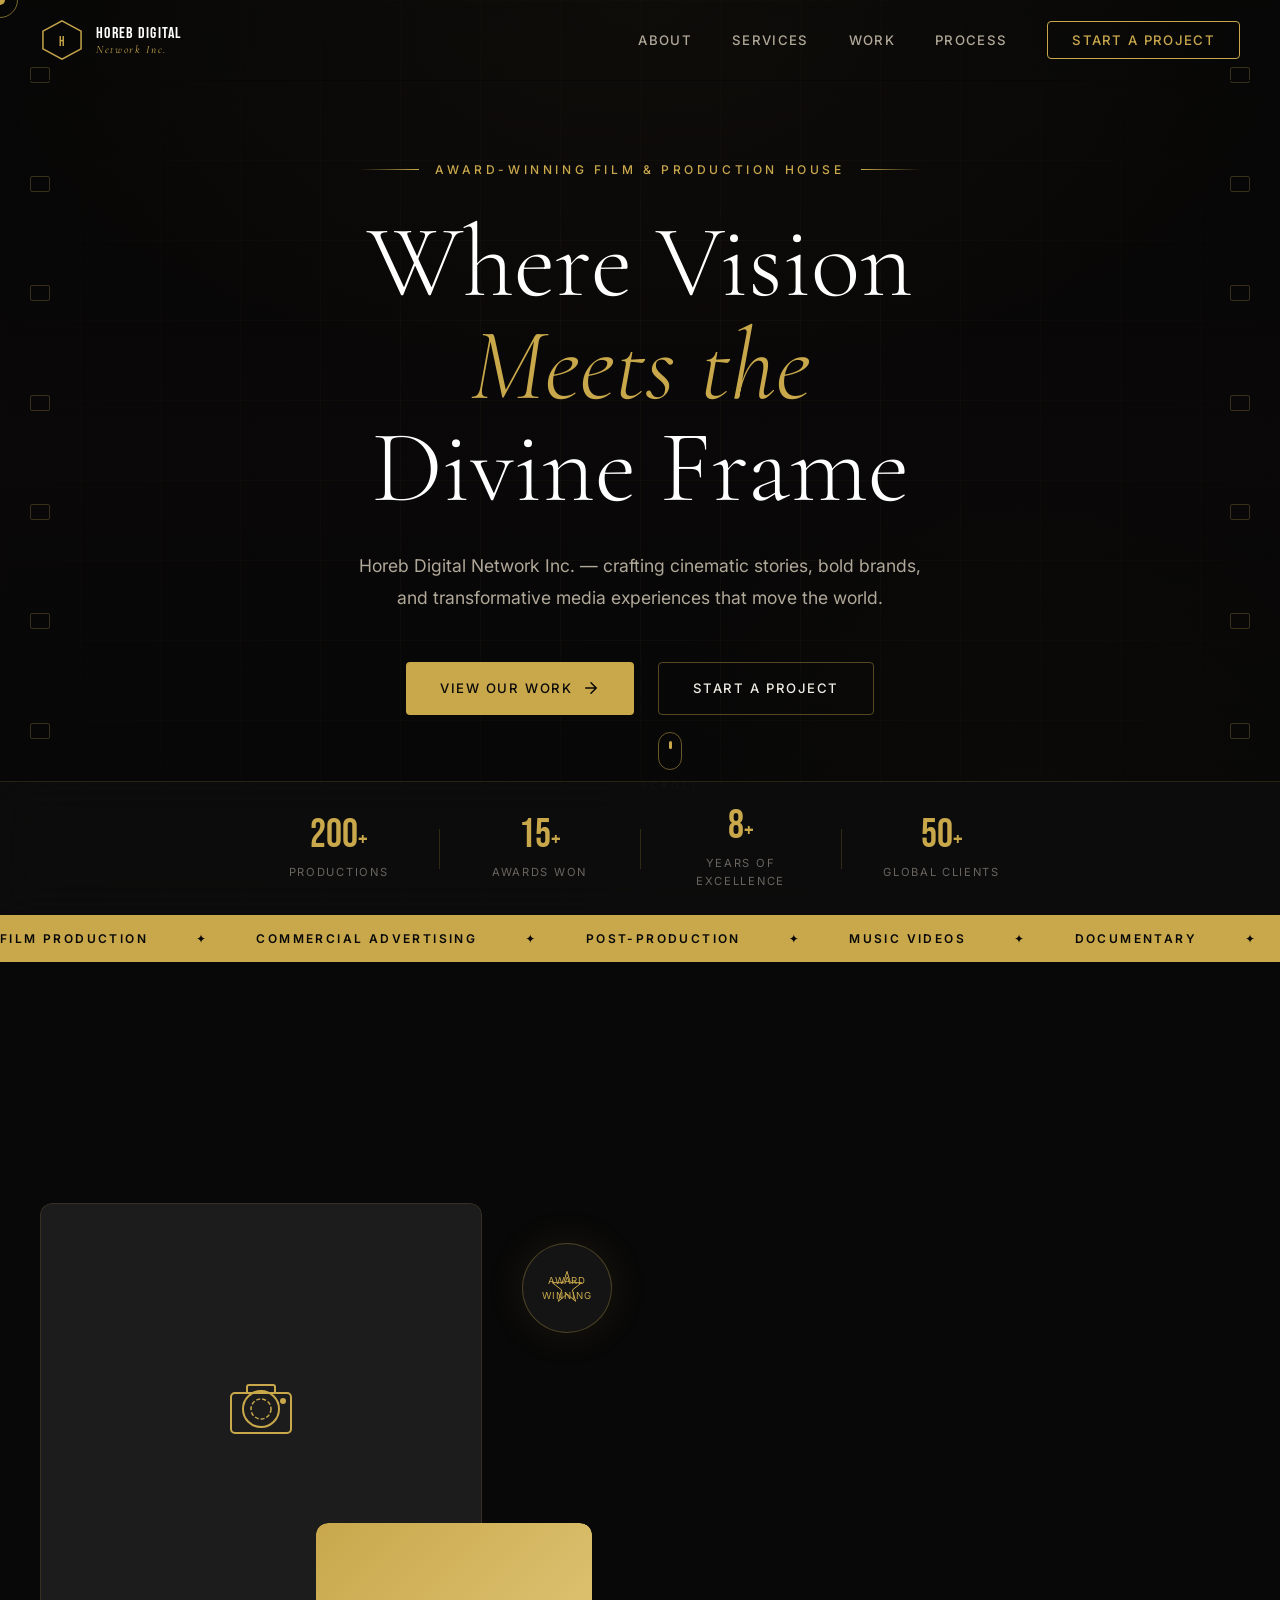
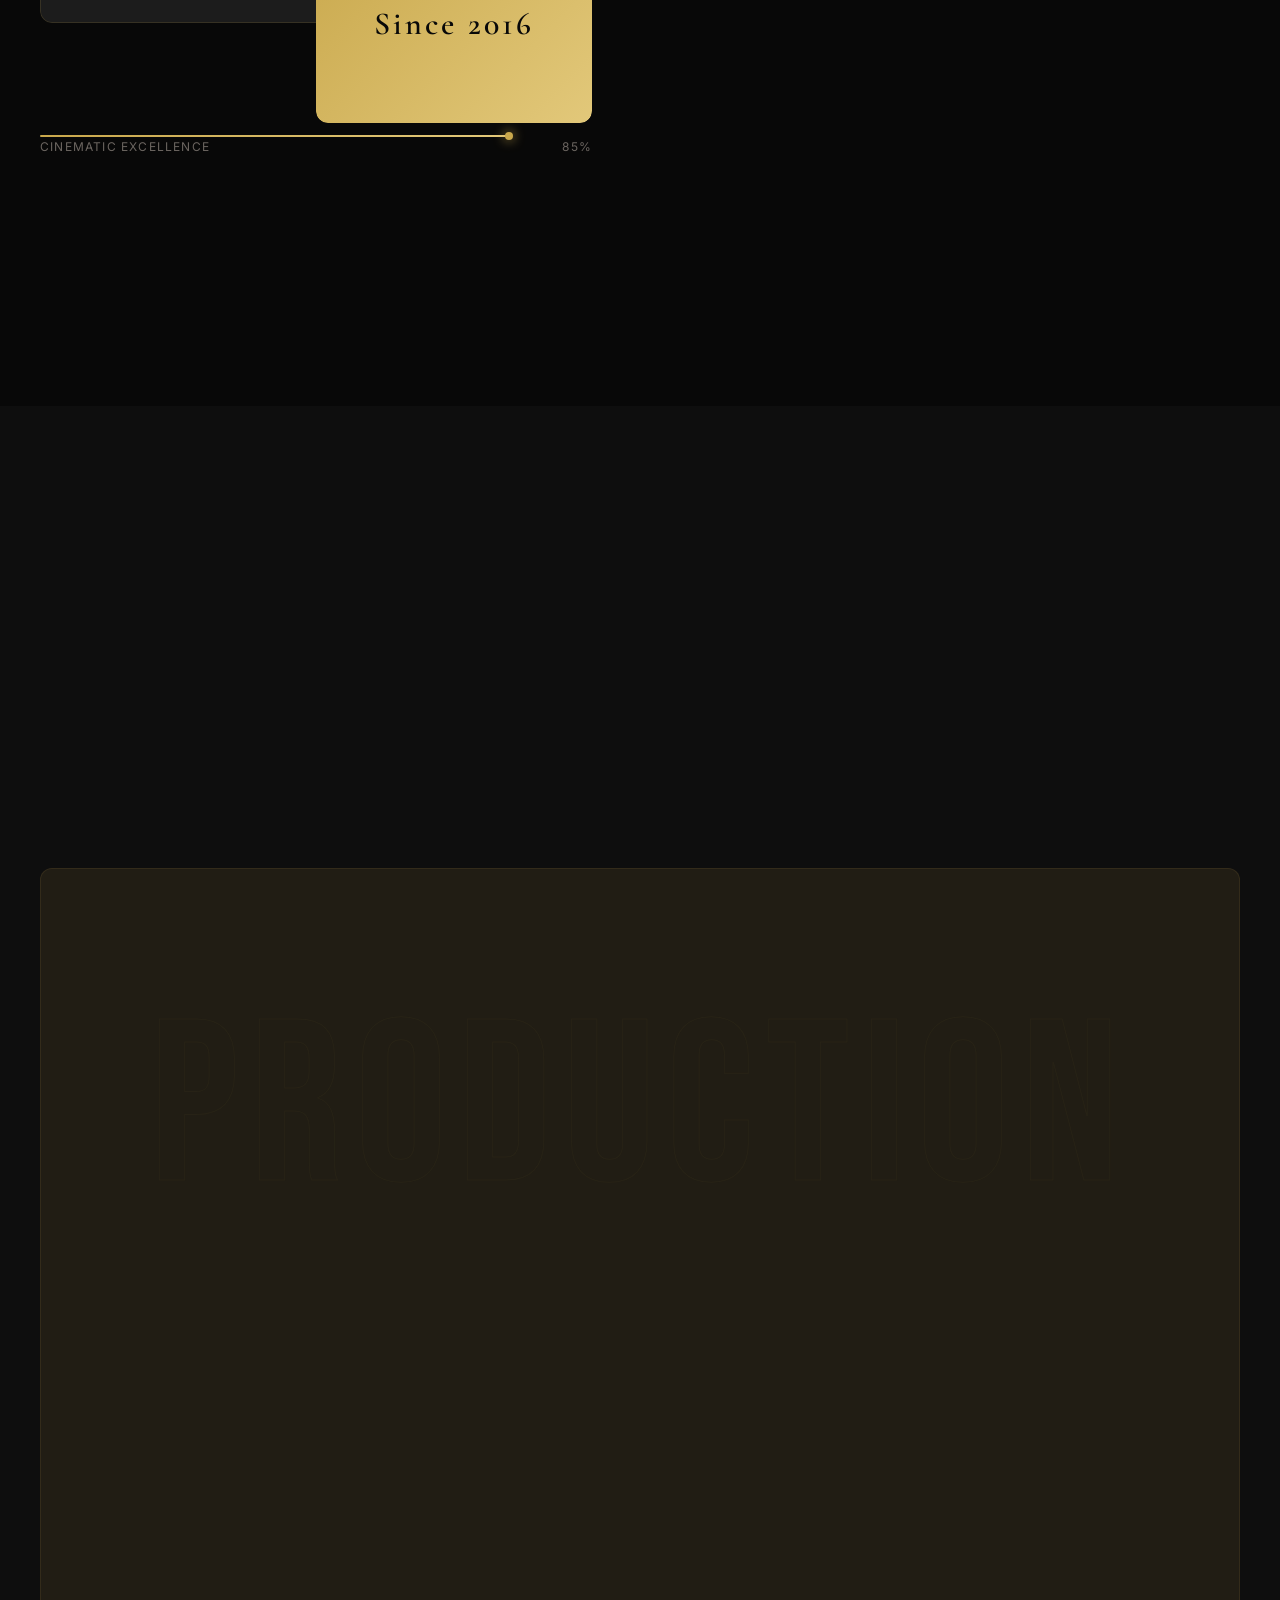
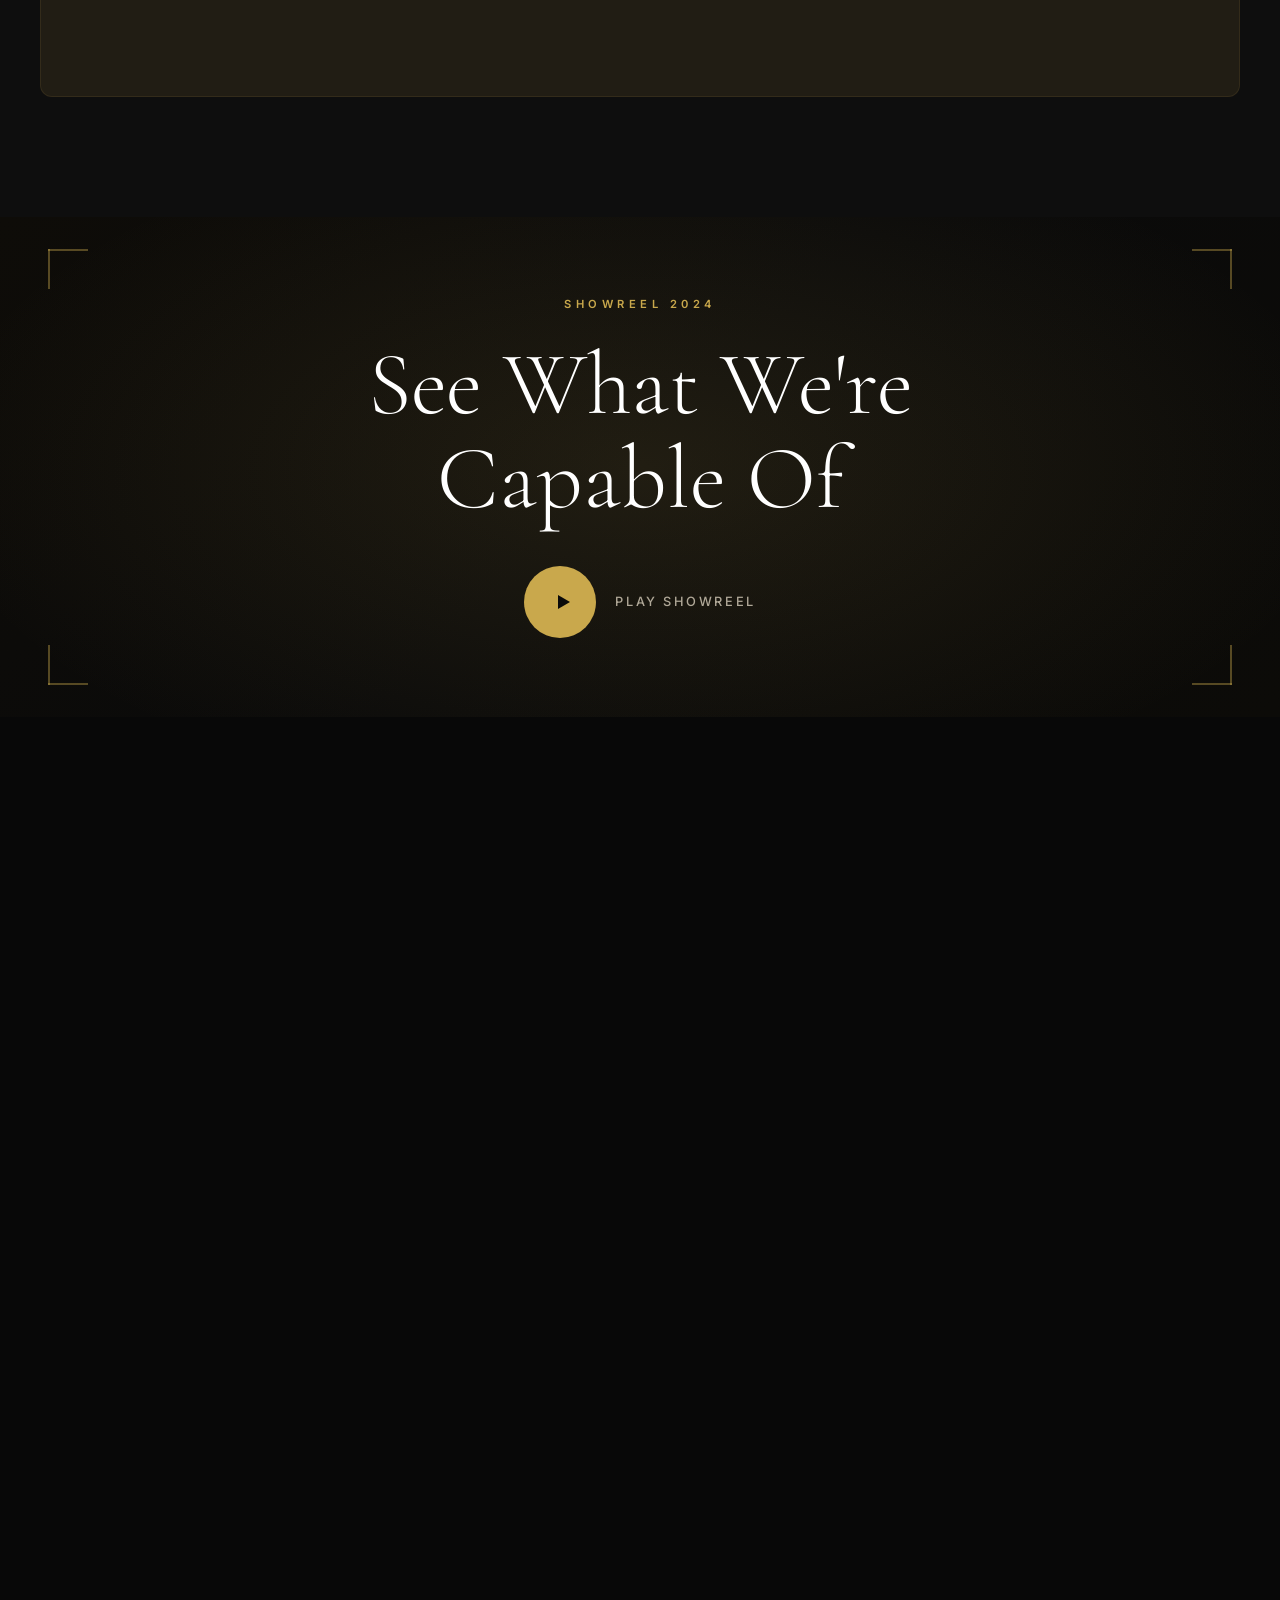
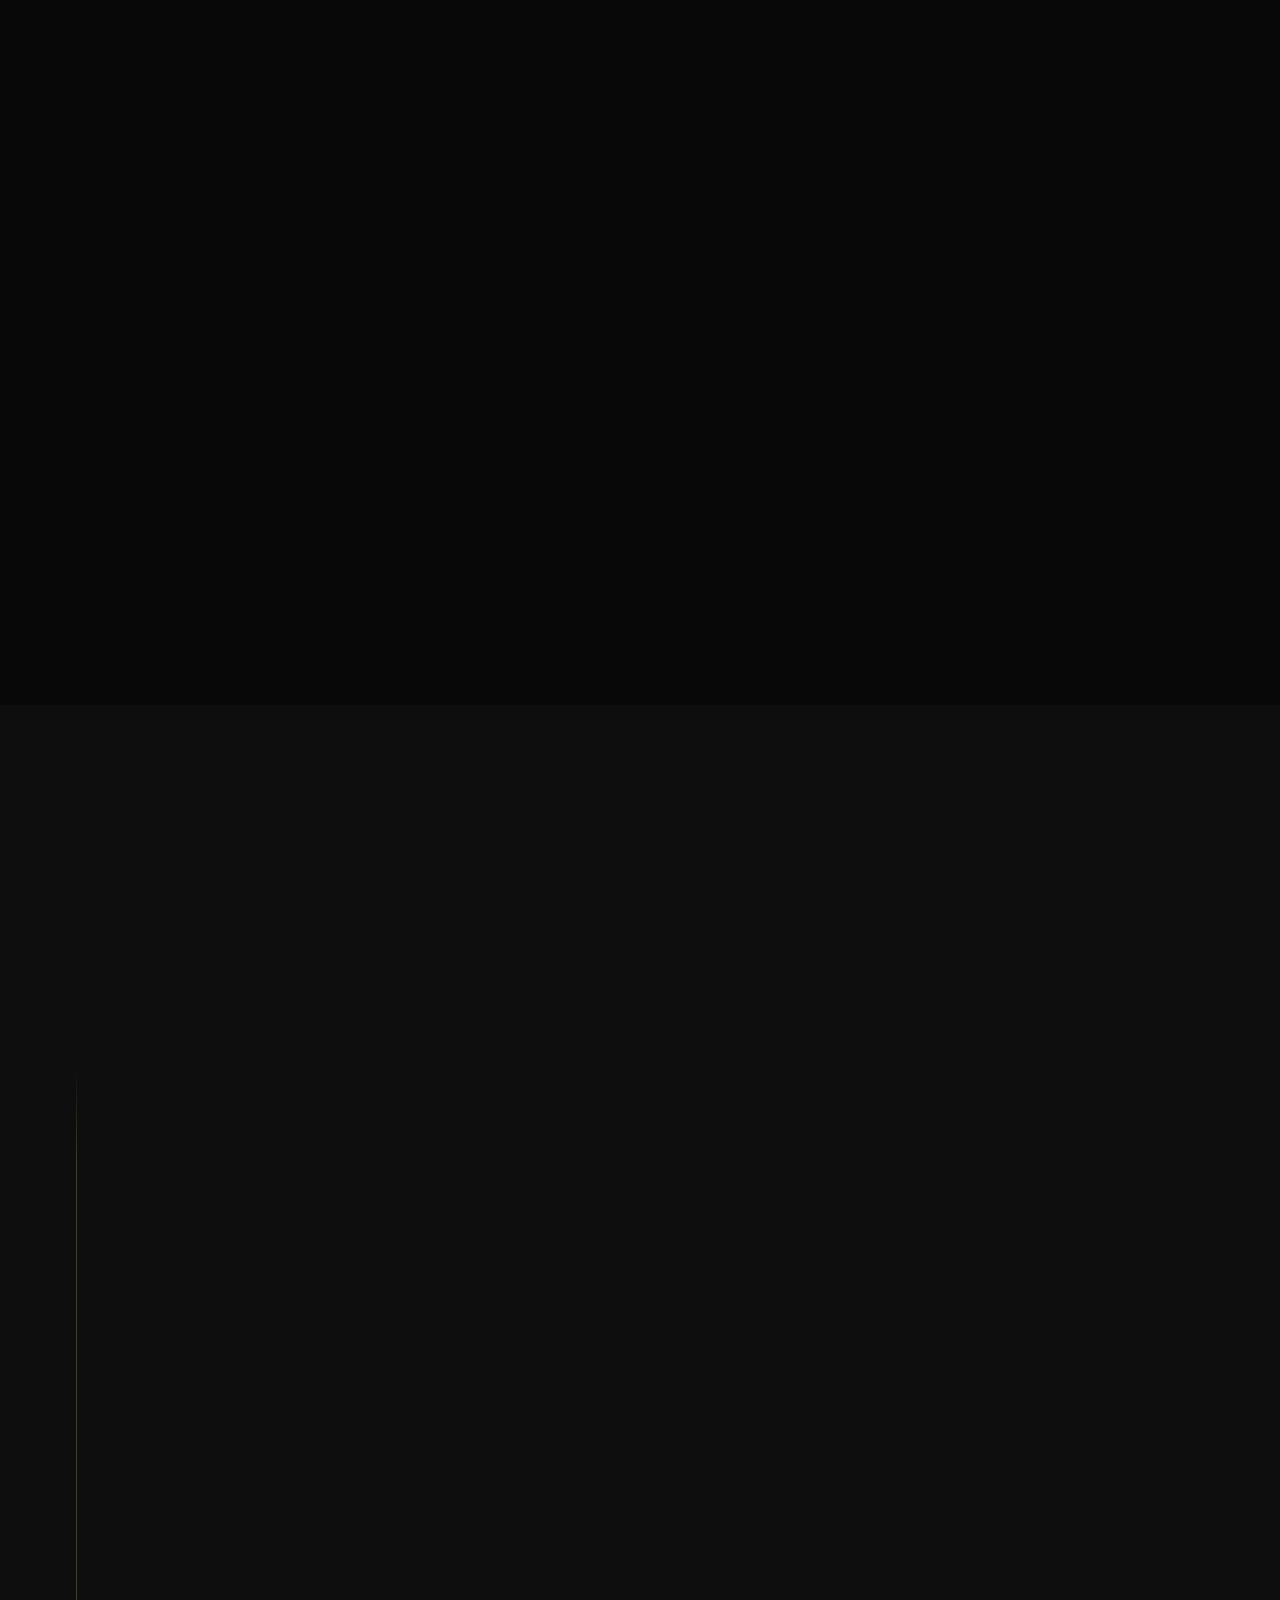
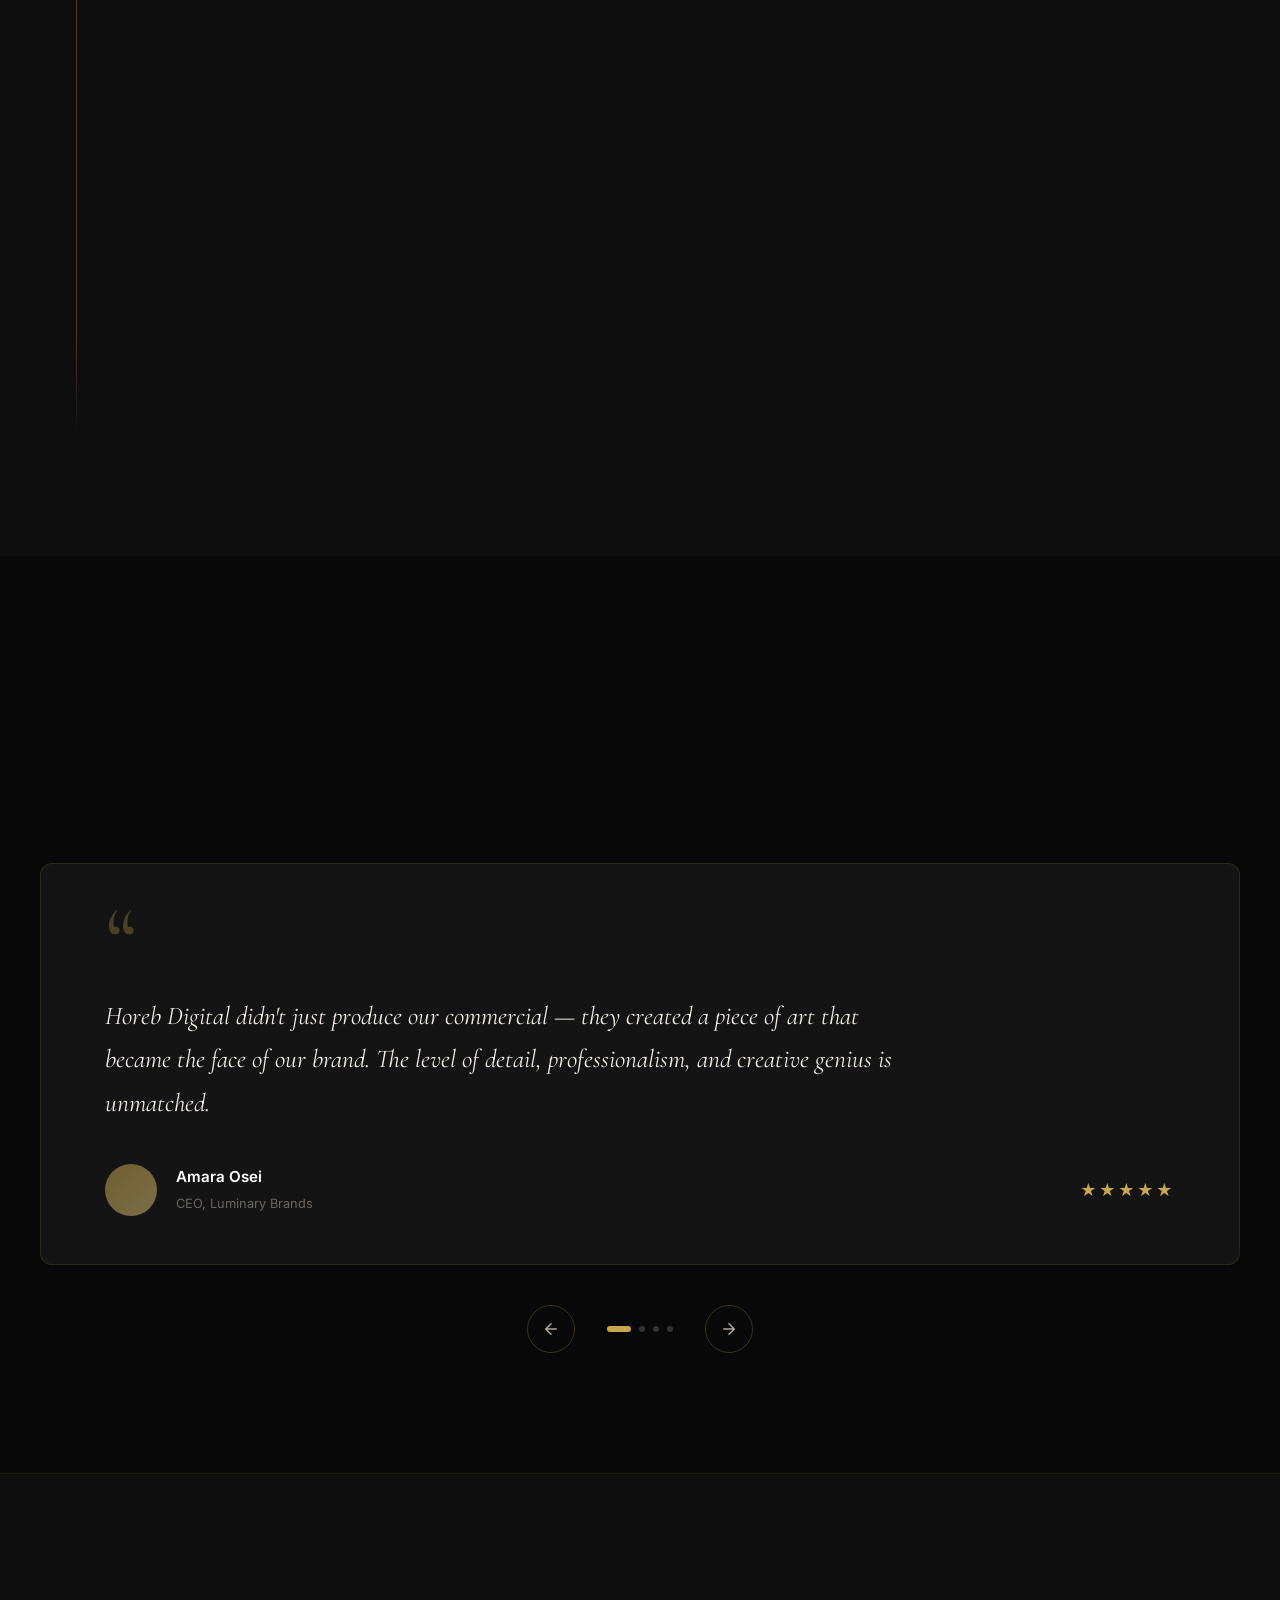
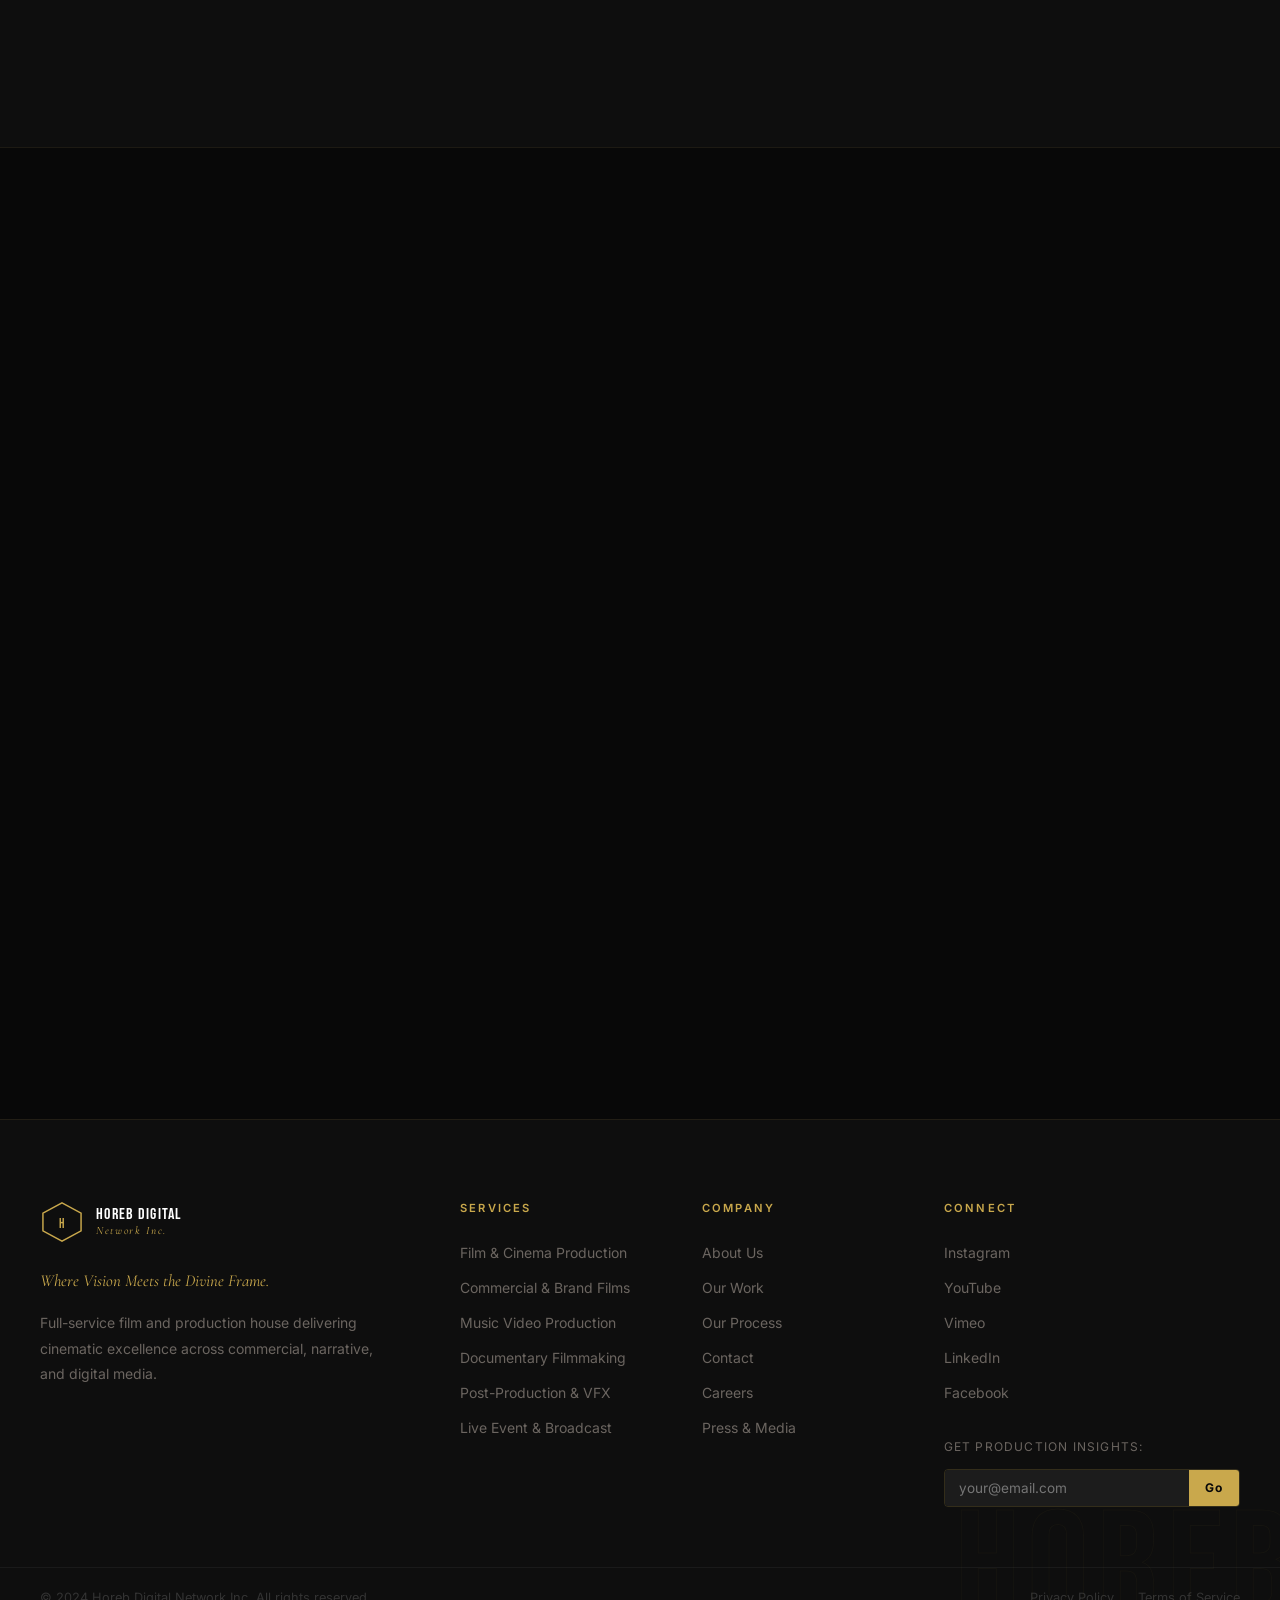
<file: index.html>
<!DOCTYPE html>
<html lang="en">
<head>
  <meta charset="UTF-8" />
  <meta name="viewport" content="width=device-width, initial-scale=1.0" />
  <title>Horeb Digital Network Inc. | Film & Production House</title>
  <meta name="description" content="Horeb Digital Network Inc. — Award-winning film, video production, post-production, and digital media company. We craft stories that move the world." />
  <meta property="og:title" content="Horeb Digital Network Inc. | Film & Production House" />
  <meta property="og:description" content="Award-winning film, video production, post-production, and digital media company." />
  <meta property="og:url" content="https://www.horebdigitalnetwork.com" />
  <meta property="og:type" content="website" />
  <link rel="preconnect" href="https://fonts.googleapis.com" />
  <link rel="preconnect" href="https://fonts.gstatic.com" crossorigin />
  <link href="https://fonts.googleapis.com/css2?family=Cormorant+Garamond:ital,wght@0,300;0,400;0,600;0,700;1,300;1,400&family=Inter:wght@300;400;500;600&family=Bebas+Neue&display=swap" rel="stylesheet" />
  <link rel="stylesheet" href="style.css" />
</head>
<body>

  <!-- ═══════════════════════════════════════════ CURSOR -->
  <div class="cursor" id="cursor"></div>
  <div class="cursor-follower" id="cursorFollower"></div>

  <!-- ═══════════════════════════════════════════ LOADER -->
  <div class="loader" id="loader">
    <div class="loader-inner">
      <div class="loader-logo">
        <span class="loader-h">H</span>
        <span class="loader-dn">DN</span>
      </div>
      <div class="loader-bar"><div class="loader-progress" id="loaderProgress"></div></div>
      <p class="loader-text">Crafting Your Vision</p>
    </div>
  </div>

  <!-- ═══════════════════════════════════════════ NAV -->
  <nav class="nav" id="nav">
    <div class="nav-inner">
      <a href="#home" class="nav-logo">
        <div class="logo-mark">
          <svg viewBox="0 0 60 60" fill="none" xmlns="http://www.w3.org/2000/svg">
            <polygon points="30,4 56,18 56,42 30,56 4,42 4,18" stroke="#C9A84C" stroke-width="2" fill="none"/>
            <text x="50%" y="54%" dominant-baseline="middle" text-anchor="middle" fill="#C9A84C" font-size="18" font-family="Bebas Neue" letter-spacing="1">H</text>
          </svg>
        </div>
        <div class="logo-text">
          <span class="logo-name">Horeb Digital</span>
          <span class="logo-sub">Network Inc.</span>
        </div>
      </a>

      <ul class="nav-links">
        <li><a href="#about">About</a></li>
        <li><a href="#services">Services</a></li>
        <li><a href="#work">Work</a></li>
        <li><a href="#process">Process</a></li>
        <li><a href="#contact" class="nav-cta">Start a Project</a></li>
      </ul>

      <button class="nav-burger" id="burger" aria-label="Toggle menu">
        <span></span><span></span><span></span>
      </button>
    </div>

    <!-- Mobile Menu -->
    <div class="mobile-menu" id="mobileMenu">
      <ul>
        <li><a href="#about" class="mobile-link">About</a></li>
        <li><a href="#services" class="mobile-link">Services</a></li>
        <li><a href="#work" class="mobile-link">Work</a></li>
        <li><a href="#process" class="mobile-link">Process</a></li>
        <li><a href="#contact" class="mobile-link">Start a Project</a></li>
      </ul>
    </div>
  </nav>

  <!-- ═══════════════════════════════════════════ HERO -->
  <section class="hero" id="home">
    <div class="hero-bg">
      <div class="hero-video-overlay"></div>
      <!-- Cinematic film-strip animated background -->
      <div class="hero-grid"></div>
      <div class="film-strip film-strip--left">
        <div class="film-hole"></div><div class="film-hole"></div><div class="film-hole"></div>
        <div class="film-hole"></div><div class="film-hole"></div><div class="film-hole"></div>
        <div class="film-hole"></div><div class="film-hole"></div>
      </div>
      <div class="film-strip film-strip--right">
        <div class="film-hole"></div><div class="film-hole"></div><div class="film-hole"></div>
        <div class="film-hole"></div><div class="film-hole"></div><div class="film-hole"></div>
        <div class="film-hole"></div><div class="film-hole"></div>
      </div>
    </div>

    <div class="hero-content">
      <div class="hero-eyebrow reveal-up">
        <span class="eyebrow-line"></span>
        <span>Award-Winning Film &amp; Production House</span>
        <span class="eyebrow-line"></span>
      </div>
      <h1 class="hero-title reveal-up">
        <span class="hero-title-top">Where Vision</span>
        <span class="hero-title-accent">Meets the</span>
        <span class="hero-title-bottom">Divine Frame</span>
      </h1>
      <p class="hero-sub reveal-up">
        Horeb Digital Network Inc. — crafting cinematic stories, bold brands,<br />
        and transformative media experiences that move the world.
      </p>
      <div class="hero-actions reveal-up">
        <a href="#work" class="btn btn-primary">
          <span>View Our Work</span>
          <svg width="18" height="18" viewBox="0 0 24 24" fill="none"><path d="M5 12h14M12 5l7 7-7 7" stroke="currentColor" stroke-width="2" stroke-linecap="round" stroke-linejoin="round"/></svg>
        </a>
        <a href="#contact" class="btn btn-ghost">Start a Project</a>
      </div>
    </div>

    <div class="hero-scroll-indicator">
      <div class="scroll-mouse">
        <div class="scroll-wheel"></div>
      </div>
      <span>Scroll</span>
    </div>

    <!-- Floating stats ticker -->
    <div class="hero-stats">
      <div class="stat-item">
        <span class="stat-num" data-target="200">0</span><span class="stat-plus">+</span>
        <span class="stat-label">Productions</span>
      </div>
      <div class="stat-divider"></div>
      <div class="stat-item">
        <span class="stat-num" data-target="15">0</span><span class="stat-plus">+</span>
        <span class="stat-label">Awards Won</span>
      </div>
      <div class="stat-divider"></div>
      <div class="stat-item">
        <span class="stat-num" data-target="8">0</span><span class="stat-plus">+</span>
        <span class="stat-label">Years of Excellence</span>
      </div>
      <div class="stat-divider"></div>
      <div class="stat-item">
        <span class="stat-num" data-target="50">0</span><span class="stat-plus">+</span>
        <span class="stat-label">Global Clients</span>
      </div>
    </div>
  </section>

  <!-- ═══════════════════════════════════════════ MARQUEE TICKER -->
  <div class="ticker-wrap">
    <div class="ticker">
      <span>Film Production</span><span class="ticker-dot">✦</span>
      <span>Commercial Advertising</span><span class="ticker-dot">✦</span>
      <span>Post-Production</span><span class="ticker-dot">✦</span>
      <span>Music Videos</span><span class="ticker-dot">✦</span>
      <span>Documentary</span><span class="ticker-dot">✦</span>
      <span>Live Event Coverage</span><span class="ticker-dot">✦</span>
      <span>Motion Graphics</span><span class="ticker-dot">✦</span>
      <span>Color Grading</span><span class="ticker-dot">✦</span>
      <span>VFX &amp; Animation</span><span class="ticker-dot">✦</span>
      <span>Brand Films</span><span class="ticker-dot">✦</span>
      <!-- Duplicate for seamless loop -->
      <span>Film Production</span><span class="ticker-dot">✦</span>
      <span>Commercial Advertising</span><span class="ticker-dot">✦</span>
      <span>Post-Production</span><span class="ticker-dot">✦</span>
      <span>Music Videos</span><span class="ticker-dot">✦</span>
      <span>Documentary</span><span class="ticker-dot">✦</span>
      <span>Live Event Coverage</span><span class="ticker-dot">✦</span>
      <span>Motion Graphics</span><span class="ticker-dot">✦</span>
      <span>Color Grading</span><span class="ticker-dot">✦</span>
      <span>VFX &amp; Animation</span><span class="ticker-dot">✦</span>
      <span>Brand Films</span><span class="ticker-dot">✦</span>
    </div>
  </div>

  <!-- ═══════════════════════════════════════════ ABOUT -->
  <section class="about" id="about">
    <div class="container">
      <div class="about-grid">
        <div class="about-visual">
          <div class="about-image-stack">
            <div class="about-img about-img--main">
              <div class="img-placeholder img-placeholder--dark">
                <div class="camera-icon">
                  <svg viewBox="0 0 80 80" fill="none"><circle cx="40" cy="40" r="18" stroke="#C9A84C" stroke-width="2"/><circle cx="40" cy="40" r="10" stroke="#C9A84C" stroke-width="1.5" stroke-dasharray="4 2"/><rect x="10" y="24" width="60" height="40" rx="4" stroke="#C9A84C" stroke-width="2"/><path d="M26 24v-6a2 2 0 012-2h24a2 2 0 012 2v6" stroke="#C9A84C" stroke-width="2"/><circle cx="62" cy="32" r="3" fill="#C9A84C"/></svg>
                </div>
              </div>
            </div>
            <div class="about-img about-img--accent">
              <div class="img-placeholder img-placeholder--gold">
                <span>Since 2016</span>
              </div>
            </div>
            <div class="about-award-badge">
              <svg viewBox="0 0 60 60" fill="none"><polygon points="30,5 35,22 52,22 38,33 43,50 30,39 17,50 22,33 8,22 25,22" stroke="#C9A84C" stroke-width="1.5" fill="none"/></svg>
              <span>Award</span>
              <span>Winning</span>
            </div>
          </div>
          <div class="about-exp-bar">
            <div class="exp-bar-fill" style="width: 85%"></div>
            <div class="exp-bar-label">
              <span>Cinematic Excellence</span>
              <span>85%</span>
            </div>
          </div>
        </div>

        <div class="about-content">
          <div class="section-eyebrow reveal-up">
            <span class="eyebrow-dot"></span> Our Story
          </div>
          <h2 class="section-title reveal-up">
            Born at the <em>Peak</em><br/>of Creative Vision
          </h2>
          <p class="about-lead reveal-up">
            Horeb — the mountain of God — is where extraordinary encounters happen. That is the standard we hold every frame, every story, every project to.
          </p>
          <p class="about-body reveal-up">
            Horeb Digital Network Inc. is a full-service film and production house delivering cinematic excellence across commercial advertising, feature films, documentaries, music videos, and branded content. We combine the art of storytelling with cutting-edge technology to produce work that doesn't just inform — it transforms.
          </p>
          <div class="about-pillars reveal-up">
            <div class="pillar">
              <div class="pillar-icon">
                <svg viewBox="0 0 32 32" fill="none"><path d="M16 3L3 10v12l13 7 13-7V10z" stroke="#C9A84C" stroke-width="1.5" stroke-linejoin="round"/></svg>
              </div>
              <div>
                <strong>Vision-Driven</strong>
                <p>Every project starts with your story.</p>
              </div>
            </div>
            <div class="pillar">
              <div class="pillar-icon">
                <svg viewBox="0 0 32 32" fill="none"><circle cx="16" cy="16" r="12" stroke="#C9A84C" stroke-width="1.5"/><path d="M12 16l3 3 5-5" stroke="#C9A84C" stroke-width="1.5" stroke-linecap="round"/></svg>
              </div>
              <div>
                <strong>Quality Obsessed</strong>
                <p>Cinematic grade in every deliverable.</p>
              </div>
            </div>
            <div class="pillar">
              <div class="pillar-icon">
                <svg viewBox="0 0 32 32" fill="none"><path d="M4 28V16L16 4l12 12v12H20v-8h-8v8z" stroke="#C9A84C" stroke-width="1.5" stroke-linejoin="round"/></svg>
              </div>
              <div>
                <strong>Built to Last</strong>
                <p>Content that endures beyond trends.</p>
              </div>
            </div>
          </div>
          <a href="#contact" class="btn btn-primary reveal-up">Work With Us</a>
        </div>
      </div>
    </div>
  </section>

  <!-- ═══════════════════════════════════════════ SERVICES -->
  <section class="services" id="services">
    <div class="services-bg-text">PRODUCTION</div>
    <div class="container">
      <div class="section-header">
        <div class="section-eyebrow reveal-up"><span class="eyebrow-dot"></span> What We Do</div>
        <h2 class="section-title reveal-up">
          Full-Spectrum <em>Production</em><br/>Excellence
        </h2>
        <p class="section-sub reveal-up">From a single idea to a complete cinematic universe — we handle every frame.</p>
      </div>

      <div class="services-grid">

        <div class="service-card service-card--large reveal-up">
          <div class="service-card-icon">
            <svg viewBox="0 0 64 64" fill="none"><rect x="4" y="14" width="56" height="36" rx="3" stroke="#C9A84C" stroke-width="2"/><circle cx="32" cy="32" r="9" stroke="#C9A84C" stroke-width="2"/><circle cx="32" cy="32" r="4" fill="#C9A84C" fill-opacity=".3" stroke="#C9A84C" stroke-width="1.5"/><path d="M54 22h4M54 32h4M54 42h4M6 22H2M6 32H2M6 42H2" stroke="#C9A84C" stroke-width="1.5" stroke-linecap="round"/></svg>
          </div>
          <div class="service-number">01</div>
          <h3>Film &amp; Cinema Production</h3>
          <p>Feature films, short films, and indie productions crafted with Hollywood-grade equipment and storytelling mastery. From pre-production to final cut — we live in every scene.</p>
          <div class="service-tags">
            <span>Feature Films</span><span>Short Films</span><span>Indie Projects</span>
          </div>
          <a href="#contact" class="service-link">
            Explore <svg width="14" height="14" viewBox="0 0 24 24" fill="none"><path d="M5 12h14M12 5l7 7-7 7" stroke="currentColor" stroke-width="2" stroke-linecap="round" stroke-linejoin="round"/></svg>
          </a>
        </div>

        <div class="service-card reveal-up">
          <div class="service-card-icon">
            <svg viewBox="0 0 64 64" fill="none"><rect x="8" y="18" width="32" height="24" rx="2" stroke="#C9A84C" stroke-width="2"/><path d="M40 26l16-8v24l-16-8V26z" stroke="#C9A84C" stroke-width="2" stroke-linejoin="round"/></svg>
          </div>
          <div class="service-number">02</div>
          <h3>Commercial &amp; Brand Films</h3>
          <p>Advertising campaigns, corporate videos, and brand stories that command attention and drive results across every platform.</p>
          <div class="service-tags">
            <span>TV Commercials</span><span>Brand Stories</span>
          </div>
          <a href="#contact" class="service-link">Explore <svg width="14" height="14" viewBox="0 0 24 24" fill="none"><path d="M5 12h14M12 5l7 7-7 7" stroke="currentColor" stroke-width="2" stroke-linecap="round" stroke-linejoin="round"/></svg></a>
        </div>

        <div class="service-card reveal-up">
          <div class="service-card-icon">
            <svg viewBox="0 0 64 64" fill="none"><circle cx="32" cy="32" r="20" stroke="#C9A84C" stroke-width="2"/><path d="M26 22l16 10-16 10V22z" fill="#C9A84C" fill-opacity=".3" stroke="#C9A84C" stroke-width="2" stroke-linejoin="round"/></svg>
          </div>
          <div class="service-number">03</div>
          <h3>Music Video Production</h3>
          <p>Visually stunning music videos that amplify your artistry. From concept development and set design to post, we are your creative co-director.</p>
          <div class="service-tags">
            <span>Concept Design</span><span>Set Direction</span>
          </div>
          <a href="#contact" class="service-link">Explore <svg width="14" height="14" viewBox="0 0 24 24" fill="none"><path d="M5 12h14M12 5l7 7-7 7" stroke="currentColor" stroke-width="2" stroke-linecap="round" stroke-linejoin="round"/></svg></a>
        </div>

        <div class="service-card reveal-up">
          <div class="service-card-icon">
            <svg viewBox="0 0 64 64" fill="none"><path d="M12 52V24l20-12 20 12v28" stroke="#C9A84C" stroke-width="2" stroke-linejoin="round"/><rect x="24" y="36" width="16" height="16" stroke="#C9A84C" stroke-width="2"/><path d="M20 24h8M36 24h8" stroke="#C9A84C" stroke-width="1.5" stroke-linecap="round"/></svg>
          </div>
          <div class="service-number">04</div>
          <h3>Documentary Filmmaking</h3>
          <p>Compelling, truth-driven documentaries that capture real stories with cinematic depth, research integrity, and emotional resonance.</p>
          <div class="service-tags">
            <span>Long-Form Docs</span><span>Mini-Series</span>
          </div>
          <a href="#contact" class="service-link">Explore <svg width="14" height="14" viewBox="0 0 24 24" fill="none"><path d="M5 12h14M12 5l7 7-7 7" stroke="currentColor" stroke-width="2" stroke-linecap="round" stroke-linejoin="round"/></svg></a>
        </div>

        <div class="service-card reveal-up">
          <div class="service-card-icon">
            <svg viewBox="0 0 64 64" fill="none"><rect x="8" y="8" width="48" height="48" rx="4" stroke="#C9A84C" stroke-width="2"/><path d="M16 44l10-14 8 10 6-8 8 12" stroke="#C9A84C" stroke-width="2" stroke-linecap="round" stroke-linejoin="round"/><circle cx="22" cy="22" r="4" stroke="#C9A84C" stroke-width="1.5"/></svg>
          </div>
          <div class="service-number">05</div>
          <h3>Post-Production &amp; VFX</h3>
          <p>Professional editing, color grading, visual effects, motion graphics, and sound design that elevates raw footage into art.</p>
          <div class="service-tags">
            <span>Color Grading</span><span>VFX</span><span>Sound Design</span>
          </div>
          <a href="#contact" class="service-link">Explore <svg width="14" height="14" viewBox="0 0 24 24" fill="none"><path d="M5 12h14M12 5l7 7-7 7" stroke="currentColor" stroke-width="2" stroke-linecap="round" stroke-linejoin="round"/></svg></a>
        </div>

        <div class="service-card reveal-up">
          <div class="service-card-icon">
            <svg viewBox="0 0 64 64" fill="none"><circle cx="32" cy="32" r="14" stroke="#C9A84C" stroke-width="2"/><path d="M32 18V8M32 56v-10M18 32H8M56 32H46M22 22L15 15M49 49L42 42M22 42L15 49M49 15L42 22" stroke="#C9A84C" stroke-width="1.5" stroke-linecap="round"/></svg>
          </div>
          <div class="service-number">06</div>
          <h3>Live Event &amp; Broadcast</h3>
          <p>Multi-camera live production for concerts, church services, corporate events, and sports — broadcast ready in real-time.</p>
          <div class="service-tags">
            <span>Live Streaming</span><span>Multi-Cam</span>
          </div>
          <a href="#contact" class="service-link">Explore <svg width="14" height="14" viewBox="0 0 24 24" fill="none"><path d="M5 12h14M12 5l7 7-7 7" stroke="currentColor" stroke-width="2" stroke-linecap="round" stroke-linejoin="round"/></svg></a>
        </div>

      </div>
    </div>
  </section>

  <!-- ═══════════════════════════════════════════ SHOWREEL BANNER -->
  <section class="reel-banner">
    <div class="reel-bg"></div>
    <div class="reel-content">
      <p class="reel-eyebrow">Showreel 2024</p>
      <h2>See What We're<br/>Capable Of</h2>
      <button class="reel-play-btn" id="reelBtn" aria-label="Play showreel">
        <div class="play-circle">
          <svg viewBox="0 0 24 24" fill="none"><path d="M8 5l12 7-12 7V5z" fill="#0a0a0a"/></svg>
        </div>
        <span>Play Showreel</span>
      </button>
    </div>
    <!-- Cinematic frame overlays -->
    <div class="reel-corner reel-corner--tl"></div>
    <div class="reel-corner reel-corner--tr"></div>
    <div class="reel-corner reel-corner--bl"></div>
    <div class="reel-corner reel-corner--br"></div>
  </section>

  <!-- Video Modal -->
  <div class="video-modal" id="videoModal">
    <div class="video-modal-overlay" id="modalOverlay"></div>
    <div class="video-modal-inner">
      <button class="modal-close" id="modalClose">
        <svg viewBox="0 0 24 24" fill="none"><path d="M18 6L6 18M6 6l12 12" stroke="currentColor" stroke-width="2" stroke-linecap="round"/></svg>
      </button>
      <div class="video-wrapper">
        <div class="video-placeholder">
          <svg width="80" height="80" viewBox="0 0 80 80" fill="none"><circle cx="40" cy="40" r="38" stroke="#C9A84C" stroke-width="2"/><path d="M32 26l24 14-24 14V26z" fill="#C9A84C"/></svg>
          <p>Your showreel video will play here</p>
          <span>Upload your reel video to /assets/showreel.mp4</span>
        </div>
      </div>
    </div>
  </div>

  <!-- ═══════════════════════════════════════════ PORTFOLIO -->
  <section class="portfolio" id="work">
    <div class="container">
      <div class="section-header">
        <div class="section-eyebrow reveal-up"><span class="eyebrow-dot"></span> Our Work</div>
        <h2 class="section-title reveal-up">Stories We've <em>Told</em></h2>
        <p class="section-sub reveal-up">A curated selection of productions that define our craft.</p>
      </div>

      <div class="portfolio-filter reveal-up">
        <button class="filter-btn active" data-filter="all">All</button>
        <button class="filter-btn" data-filter="film">Film</button>
        <button class="filter-btn" data-filter="commercial">Commercial</button>
        <button class="filter-btn" data-filter="music">Music Video</button>
        <button class="filter-btn" data-filter="doc">Documentary</button>
      </div>

      <div class="portfolio-grid">

        <div class="port-card reveal-up" data-category="film">
          <div class="port-thumb">
            <div class="port-img port-img--1"></div>
            <div class="port-overlay">
              <div class="port-play">
                <svg viewBox="0 0 24 24" fill="none"><path d="M8 5l12 7-12 7V5z" fill="white"/></svg>
              </div>
              <div class="port-info">
                <span class="port-cat">Feature Film</span>
                <h4>The Last Horizon</h4>
                <p>Award-winning feature film — Sundance Selection 2023</p>
              </div>
            </div>
          </div>
        </div>

        <div class="port-card reveal-up" data-category="commercial">
          <div class="port-thumb">
            <div class="port-img port-img--2"></div>
            <div class="port-overlay">
              <div class="port-play">
                <svg viewBox="0 0 24 24" fill="none"><path d="M8 5l12 7-12 7V5z" fill="white"/></svg>
              </div>
              <div class="port-info">
                <span class="port-cat">Brand Film</span>
                <h4>Legacy &amp; Co. Campaign</h4>
                <p>National TV commercial — 12M+ impressions</p>
              </div>
            </div>
          </div>
        </div>

        <div class="port-card port-card--tall reveal-up" data-category="music">
          <div class="port-thumb">
            <div class="port-img port-img--3"></div>
            <div class="port-overlay">
              <div class="port-play">
                <svg viewBox="0 0 24 24" fill="none"><path d="M8 5l12 7-12 7V5z" fill="white"/></svg>
              </div>
              <div class="port-info">
                <span class="port-cat">Music Video</span>
                <h4>Grace &amp; Fire — Arise</h4>
                <p>Gospel music video — 5M+ views</p>
              </div>
            </div>
          </div>
        </div>

        <div class="port-card reveal-up" data-category="doc">
          <div class="port-thumb">
            <div class="port-img port-img--4"></div>
            <div class="port-overlay">
              <div class="port-play">
                <svg viewBox="0 0 24 24" fill="none"><path d="M8 5l12 7-12 7V5z" fill="white"/></svg>
              </div>
              <div class="port-info">
                <span class="port-cat">Documentary</span>
                <h4>Voices of the Forgotten</h4>
                <p>Human rights documentary — HBO shortlisted</p>
              </div>
            </div>
          </div>
        </div>

        <div class="port-card reveal-up" data-category="commercial">
          <div class="port-thumb">
            <div class="port-img port-img--5"></div>
            <div class="port-overlay">
              <div class="port-play">
                <svg viewBox="0 0 24 24" fill="none"><path d="M8 5l12 7-12 7V5z" fill="white"/></svg>
              </div>
              <div class="port-info">
                <span class="port-cat">Commercial</span>
                <h4>Elemental Beauty — Launch</h4>
                <p>Beauty brand campaign — 3 continent release</p>
              </div>
            </div>
          </div>
        </div>

        <div class="port-card port-card--wide reveal-up" data-category="film">
          <div class="port-thumb">
            <div class="port-img port-img--6"></div>
            <div class="port-overlay">
              <div class="port-play">
                <svg viewBox="0 0 24 24" fill="none"><path d="M8 5l12 7-12 7V5z" fill="white"/></svg>
              </div>
              <div class="port-info">
                <span class="port-cat">Short Film</span>
                <h4>Between Two Rivers</h4>
                <p>Festival circuit winner — 7 international awards</p>
              </div>
            </div>
          </div>
        </div>

      </div>

      <div class="portfolio-cta reveal-up">
        <a href="#contact" class="btn btn-outline">Request Full Portfolio</a>
      </div>
    </div>
  </section>

  <!-- ═══════════════════════════════════════════ PROCESS -->
  <section class="process" id="process">
    <div class="container">
      <div class="section-header">
        <div class="section-eyebrow reveal-up"><span class="eyebrow-dot"></span> How We Work</div>
        <h2 class="section-title reveal-up">From <em>Brief</em> to <em>Brilliance</em></h2>
        <p class="section-sub reveal-up">Our process is built for creative freedom and professional precision.</p>
      </div>

      <div class="process-steps">
        <div class="process-line"></div>

        <div class="process-step reveal-up">
          <div class="step-number">01</div>
          <div class="step-icon">
            <svg viewBox="0 0 48 48" fill="none"><path d="M24 6c9.94 0 18 8.06 18 18S33.94 42 24 42 6 33.94 6 24 14.06 6 24 6z" stroke="#C9A84C" stroke-width="1.5"/><path d="M16 24l6 6 10-12" stroke="#C9A84C" stroke-width="2" stroke-linecap="round" stroke-linejoin="round"/></svg>
          </div>
          <div class="step-content">
            <h3>Discovery &amp; Brief</h3>
            <p>We listen before we create. Deep-dive consultations uncover your vision, audience, and goals so every creative decision is intentional.</p>
          </div>
        </div>

        <div class="process-step reveal-up">
          <div class="step-number">02</div>
          <div class="step-icon">
            <svg viewBox="0 0 48 48" fill="none"><rect x="8" y="8" width="32" height="32" rx="2" stroke="#C9A84C" stroke-width="1.5"/><path d="M16 20h16M16 28h10" stroke="#C9A84C" stroke-width="2" stroke-linecap="round"/></svg>
          </div>
          <div class="step-content">
            <h3>Creative Development</h3>
            <p>Scripts, storyboards, mood boards, and shot lists — we craft a full creative blueprint before a single camera rolls.</p>
          </div>
        </div>

        <div class="process-step reveal-up">
          <div class="step-number">03</div>
          <div class="step-icon">
            <svg viewBox="0 0 48 48" fill="none"><rect x="6" y="14" width="36" height="24" rx="2" stroke="#C9A84C" stroke-width="1.5"/><circle cx="24" cy="26" r="6" stroke="#C9A84C" stroke-width="1.5"/><path d="M18 14v-4M30 14v-4" stroke="#C9A84C" stroke-width="1.5" stroke-linecap="round"/></svg>
          </div>
          <div class="step-content">
            <h3>Production</h3>
            <p>Lights, camera, action. Our crew brings your vision to life with precision logistics, professional talent, and cinematic-grade equipment.</p>
          </div>
        </div>

        <div class="process-step reveal-up">
          <div class="step-number">04</div>
          <div class="step-icon">
            <svg viewBox="0 0 48 48" fill="none"><path d="M8 16h32M8 24h24M8 32h16" stroke="#C9A84C" stroke-width="2" stroke-linecap="round"/><circle cx="38" cy="32" r="6" stroke="#C9A84C" stroke-width="1.5"/><path d="M35 32l2 2 3-3" stroke="#C9A84C" stroke-width="1.5" stroke-linecap="round"/></svg>
          </div>
          <div class="step-content">
            <h3>Post-Production</h3>
            <p>Where good becomes legendary. Editing, color, sound, VFX, and motion graphics — every detail refined until it's perfect.</p>
          </div>
        </div>

        <div class="process-step reveal-up">
          <div class="step-number">05</div>
          <div class="step-icon">
            <svg viewBox="0 0 48 48" fill="none"><circle cx="24" cy="24" r="16" stroke="#C9A84C" stroke-width="1.5"/><path d="M16 24l8 8 8-8M24 16v16" stroke="#C9A84C" stroke-width="2" stroke-linecap="round" stroke-linejoin="round"/></svg>
          </div>
          <div class="step-content">
            <h3>Delivery &amp; Launch</h3>
            <p>Platform-optimized exports, delivery to broadcast specs, and distribution strategy support — your content, everywhere it needs to be.</p>
          </div>
        </div>

      </div>
    </div>
  </section>

  <!-- ═══════════════════════════════════════════ TESTIMONIALS -->
  <section class="testimonials">
    <div class="container">
      <div class="section-header">
        <div class="section-eyebrow reveal-up"><span class="eyebrow-dot"></span> Client Stories</div>
        <h2 class="section-title reveal-up">Voices That <em>Matter</em></h2>
      </div>

      <div class="testimonials-slider" id="testimonialSlider">
        <div class="testimonials-track" id="testimonialTrack">

          <div class="testimonial-card">
            <div class="testimonial-quote">&#8220;</div>
            <p>Horeb Digital didn't just produce our commercial — they created a piece of art that became the face of our brand. The level of detail, professionalism, and creative genius is unmatched.</p>
            <div class="testimonial-author">
              <div class="author-avatar"></div>
              <div>
                <strong>Amara Osei</strong>
                <span>CEO, Luminary Brands</span>
              </div>
              <div class="testimonial-stars">★★★★★</div>
            </div>
          </div>

          <div class="testimonial-card">
            <div class="testimonial-quote">&#8220;</div>
            <p>From concept to delivery, the team was exceptional. Our documentary screened at three international film festivals. We couldn't have done this without Horeb Digital Network.</p>
            <div class="testimonial-author">
              <div class="author-avatar"></div>
              <div>
                <strong>Dr. James Folarin</strong>
                <span>Director, Heritage Foundation</span>
              </div>
              <div class="testimonial-stars">★★★★★</div>
            </div>
          </div>

          <div class="testimonial-card">
            <div class="testimonial-quote">&#8220;</div>
            <p>The music video they produced for my single crossed 5 million views in two weeks. Horeb Digital elevated my entire brand identity. These people see what others can't.</p>
            <div class="testimonial-author">
              <div class="author-avatar"></div>
              <div>
                <strong>Sola Akinwande</strong>
                <span>Recording Artist</span>
              </div>
              <div class="testimonial-stars">★★★★★</div>
            </div>
          </div>

          <div class="testimonial-card">
            <div class="testimonial-quote">&#8220;</div>
            <p>Working with Horeb Digital was the best investment we made for our product launch. The cinematic quality, the story arc, the emotional pull — it outperformed every metric we set.</p>
            <div class="testimonial-author">
              <div class="author-avatar"></div>
              <div>
                <strong>Rachel Chen</strong>
                <span>VP Marketing, NovaTech</span>
              </div>
              <div class="testimonial-stars">★★★★★</div>
            </div>
          </div>

        </div>
      </div>

      <div class="testimonial-controls">
        <button class="testimonial-btn" id="prevBtn" aria-label="Previous">
          <svg viewBox="0 0 24 24" fill="none"><path d="M19 12H5M12 19l-7-7 7-7" stroke="currentColor" stroke-width="2" stroke-linecap="round" stroke-linejoin="round"/></svg>
        </button>
        <div class="testimonial-dots" id="testimonialDots"></div>
        <button class="testimonial-btn" id="nextBtn" aria-label="Next">
          <svg viewBox="0 0 24 24" fill="none"><path d="M5 12h14M12 5l7 7-7 7" stroke="currentColor" stroke-width="2" stroke-linecap="round" stroke-linejoin="round"/></svg>
        </button>
      </div>
    </div>
  </section>

  <!-- ═══════════════════════════════════════════ CLIENTS -->
  <section class="clients">
    <div class="container">
      <div class="section-eyebrow reveal-up" style="justify-content:center"><span class="eyebrow-dot"></span> Trusted By</div>
      <div class="clients-grid reveal-up">
        <div class="client-logo">MediaPrime</div>
        <div class="client-logo">LuminaTV</div>
        <div class="client-logo">GospelNet</div>
        <div class="client-logo">NovaRecords</div>
        <div class="client-logo">HeritageFDN</div>
        <div class="client-logo">BrightPath</div>
        <div class="client-logo">UrbanPulse</div>
        <div class="client-logo">EliteStudio</div>
      </div>
    </div>
  </section>

  <!-- ═══════════════════════════════════════════ CONTACT -->
  <section class="contact" id="contact">
    <div class="container">
      <div class="contact-grid">

        <div class="contact-info">
          <div class="section-eyebrow reveal-up"><span class="eyebrow-dot"></span> Get In Touch</div>
          <h2 class="section-title reveal-up">Let's Create<br/><em>Something</em><br/>Extraordinary</h2>
          <p class="reveal-up">Have a project in mind? Tell us your vision and let's build something the world won't forget.</p>

          <div class="contact-details reveal-up">
            <div class="contact-item">
              <div class="contact-item-icon">
                <svg viewBox="0 0 24 24" fill="none"><path d="M22 16.92v3a2 2 0 01-2.18 2 19.79 19.79 0 01-8.63-3.07A19.5 19.5 0 015.1 12.82a19.79 19.79 0 01-3.07-8.67A2 2 0 014.01 2h3a2 2 0 012 1.72 12.84 12.84 0 00.7 2.81 2 2 0 01-.45 2.11L8.09 9.91a16 16 0 006 6l1.27-1.27a2 2 0 012.11-.45 12.84 12.84 0 002.81.7A2 2 0 0122 16.92z" stroke="#C9A84C" stroke-width="1.5" stroke-linecap="round" stroke-linejoin="round"/></svg>
              </div>
              <div>
                <strong>Phone</strong>
                <span>+1 (800) HOREB-01</span>
              </div>
            </div>
            <div class="contact-item">
              <div class="contact-item-icon">
                <svg viewBox="0 0 24 24" fill="none"><path d="M4 4h16c1.1 0 2 .9 2 2v12c0 1.1-.9 2-2 2H4c-1.1 0-2-.9-2-2V6c0-1.1.9-2 2-2z" stroke="#C9A84C" stroke-width="1.5" stroke-linecap="round" stroke-linejoin="round"/><path d="M22 6l-10 7L2 6" stroke="#C9A84C" stroke-width="1.5" stroke-linecap="round" stroke-linejoin="round"/></svg>
              </div>
              <div>
                <strong>Email</strong>
                <span>hello@horebdigitalnetwork.com</span>
              </div>
            </div>
            <div class="contact-item">
              <div class="contact-item-icon">
                <svg viewBox="0 0 24 24" fill="none"><path d="M21 10c0 7-9 13-9 13s-9-6-9-13a9 9 0 0118 0z" stroke="#C9A84C" stroke-width="1.5" stroke-linecap="round" stroke-linejoin="round"/><circle cx="12" cy="10" r="3" stroke="#C9A84C" stroke-width="1.5" stroke-linecap="round" stroke-linejoin="round"/></svg>
              </div>
              <div>
                <strong>Studio</strong>
                <span>www.horebdigitalnetwork.com</span>
              </div>
            </div>
          </div>

          <div class="social-links reveal-up">
            <a href="#" class="social-link" aria-label="Instagram">
              <svg viewBox="0 0 24 24" fill="none"><rect x="2" y="2" width="20" height="20" rx="5" stroke="currentColor" stroke-width="1.5"/><circle cx="12" cy="12" r="4" stroke="currentColor" stroke-width="1.5"/><circle cx="17.5" cy="6.5" r="1" fill="currentColor"/></svg>
            </a>
            <a href="#" class="social-link" aria-label="YouTube">
              <svg viewBox="0 0 24 24" fill="none"><path d="M22.54 6.42a2.78 2.78 0 00-1.95-1.96C18.88 4 12 4 12 4s-6.88 0-8.59.46a2.78 2.78 0 00-1.95 1.96A29 29 0 001 12a29 29 0 00.46 5.58 2.78 2.78 0 001.95 1.95C5.12 20 12 20 12 20s6.88 0 8.59-.47a2.78 2.78 0 001.95-1.95A29 29 0 0023 12a29 29 0 00-.46-5.58z" stroke="currentColor" stroke-width="1.5"/><path d="M9.75 15.02l5.75-3.02-5.75-3.02v6.04z" stroke="currentColor" stroke-width="1.5" stroke-linejoin="round"/></svg>
            </a>
            <a href="#" class="social-link" aria-label="LinkedIn">
              <svg viewBox="0 0 24 24" fill="none"><path d="M16 8a6 6 0 016 6v7h-4v-7a2 2 0 00-2-2 2 2 0 00-2 2v7h-4v-7a6 6 0 016-6zM2 9h4v12H2z" stroke="currentColor" stroke-width="1.5" stroke-linecap="round" stroke-linejoin="round"/><circle cx="4" cy="4" r="2" stroke="currentColor" stroke-width="1.5"/></svg>
            </a>
            <a href="#" class="social-link" aria-label="Vimeo">
              <svg viewBox="0 0 24 24" fill="none"><path d="M22 7.42c-.09 2.01-1.5 4.77-4.22 8.26C14.98 19.3 12.6 21 10.57 21c-1.2 0-2.22-1.11-3.06-3.33L6.1 13.5C5.5 11.28 4.83 10.17 4.1 10.17c-.16 0-.72.34-1.68 1.01L1 9.75c1.07-.94 2.12-1.88 3.14-2.83C5.6 5.65 6.7 4.9 7.47 4.83c1.92-.18 3.1 1.13 3.55 3.93.48 3 .81 4.87 1 5.6.55 2.5 1.16 3.74 1.83 3.74.52 0 1.3-.82 2.34-2.46 1.04-1.64 1.6-2.9 1.67-3.77.15-1.43-.41-2.15-1.67-2.15-.6 0-1.21.14-1.84.41 1.22-4 3.56-5.95 7.02-5.82.26.01.52.05.77.1" stroke="currentColor" stroke-width="1.5" stroke-linecap="round"/></svg>
            </a>
          </div>
        </div>

        <div class="contact-form-wrap reveal-up">
          <form class="contact-form" id="contactForm" action="https://formspree.io/f/xlganbge" method="POST" novalidate>
            <div class="form-row">
              <div class="form-group">
                <label for="firstName">First Name</label>
                <input type="text" id="firstName" name="firstName" placeholder="John" required />
              </div>
              <div class="form-group">
                <label for="lastName">Last Name</label>
                <input type="text" id="lastName" name="lastName" placeholder="Doe" required />
              </div>
            </div>
            <div class="form-group">
              <label for="email">Email Address</label>
              <input type="email" id="email" name="email" placeholder="john@company.com" required />
            </div>
            <div class="form-group">
              <label for="projectType">Project Type</label>
              <select id="projectType" name="projectType" required>
                <option value="" disabled selected>Select a service</option>
                <option>Feature Film</option>
                <option>Commercial / Brand Film</option>
                <option>Music Video</option>
                <option>Documentary</option>
                <option>Post-Production / VFX</option>
                <option>Live Event Coverage</option>
                <option>Other</option>
              </select>
            </div>
            <div class="form-group">
              <label for="budget">Estimated Budget</label>
              <select id="budget" name="budget">
                <option value="" disabled selected>Select budget range</option>
                <option>$5,000 – $15,000</option>
                <option>$15,000 – $50,000</option>
                <option>$50,000 – $100,000</option>
                <option>$100,000+</option>
                <option>Let's discuss</option>
              </select>
            </div>
            <div class="form-group">
              <label for="message">Tell Us About Your Project</label>
              <textarea id="message" name="message" rows="5" placeholder="Share your vision, timeline, and any details that will help us understand your project..." required></textarea>
            </div>
            <button type="submit" class="btn btn-primary btn-full">
              <span>Send Your Brief</span>
              <svg width="18" height="18" viewBox="0 0 24 24" fill="none"><path d="M22 2L11 13M22 2L15 22l-4-9-9-4 20-7z" stroke="currentColor" stroke-width="2" stroke-linecap="round" stroke-linejoin="round"/></svg>
            </button>
            <div class="form-success" id="formSuccess">
              <svg viewBox="0 0 24 24" fill="none"><circle cx="12" cy="12" r="10" stroke="#C9A84C" stroke-width="1.5"/><path d="M8 12l3 3 5-5" stroke="#C9A84C" stroke-width="2" stroke-linecap="round"/></svg>
              <p>Your brief has been sent. We'll be in touch within 24 hours.</p>
            </div>
          </form>
        </div>

      </div>
    </div>
  </section>

  <!-- ═══════════════════════════════════════════ FOOTER -->
  <footer class="footer">
    <div class="footer-top">
      <div class="container">
        <div class="footer-grid">
          <div class="footer-brand">
            <a href="#home" class="nav-logo">
              <div class="logo-mark">
                <svg viewBox="0 0 60 60" fill="none"><polygon points="30,4 56,18 56,42 30,56 4,42 4,18" stroke="#C9A84C" stroke-width="2" fill="none"/><text x="50%" y="54%" dominant-baseline="middle" text-anchor="middle" fill="#C9A84C" font-size="18" font-family="Bebas Neue" letter-spacing="1">H</text></svg>
              </div>
              <div class="logo-text">
                <span class="logo-name">Horeb Digital</span>
                <span class="logo-sub">Network Inc.</span>
              </div>
            </a>
            <p class="footer-tagline">Where Vision Meets the Divine Frame.</p>
            <p class="footer-desc">Full-service film and production house delivering cinematic excellence across commercial, narrative, and digital media.</p>
          </div>

          <div class="footer-col">
            <h4>Services</h4>
            <ul>
              <li><a href="#services">Film &amp; Cinema Production</a></li>
              <li><a href="#services">Commercial &amp; Brand Films</a></li>
              <li><a href="#services">Music Video Production</a></li>
              <li><a href="#services">Documentary Filmmaking</a></li>
              <li><a href="#services">Post-Production &amp; VFX</a></li>
              <li><a href="#services">Live Event &amp; Broadcast</a></li>
            </ul>
          </div>

          <div class="footer-col">
            <h4>Company</h4>
            <ul>
              <li><a href="#about">About Us</a></li>
              <li><a href="#work">Our Work</a></li>
              <li><a href="#process">Our Process</a></li>
              <li><a href="#contact">Contact</a></li>
              <li><a href="#">Careers</a></li>
              <li><a href="#">Press &amp; Media</a></li>
            </ul>
          </div>

          <div class="footer-col">
            <h4>Connect</h4>
            <ul>
              <li><a href="#">Instagram</a></li>
              <li><a href="#">YouTube</a></li>
              <li><a href="#">Vimeo</a></li>
              <li><a href="#">LinkedIn</a></li>
              <li><a href="#">Facebook</a></li>
            </ul>
            <div class="footer-newsletter">
              <p>Get production insights:</p>
              <div class="newsletter-row">
                <input type="email" placeholder="your@email.com" aria-label="Subscribe to newsletter"/>
                <button type="button">Go</button>
              </div>
            </div>
          </div>
        </div>
      </div>
    </div>

    <div class="footer-bottom">
      <div class="container">
        <p>&copy; 2024 Horeb Digital Network Inc. All rights reserved.</p>
        <div class="footer-legal">
          <a href="#">Privacy Policy</a>
          <a href="#">Terms of Service</a>
        </div>
      </div>
    </div>

    <!-- Big background logo text -->
    <div class="footer-watermark">HOREB</div>
  </footer>

  <!-- Back to top -->
  <button class="back-top" id="backTop" aria-label="Back to top">
    <svg viewBox="0 0 24 24" fill="none"><path d="M12 19V5M5 12l7-7 7 7" stroke="currentColor" stroke-width="2" stroke-linecap="round" stroke-linejoin="round"/></svg>
  </button>

  <script src="main.js"></script>
</body>
</html>
</file>
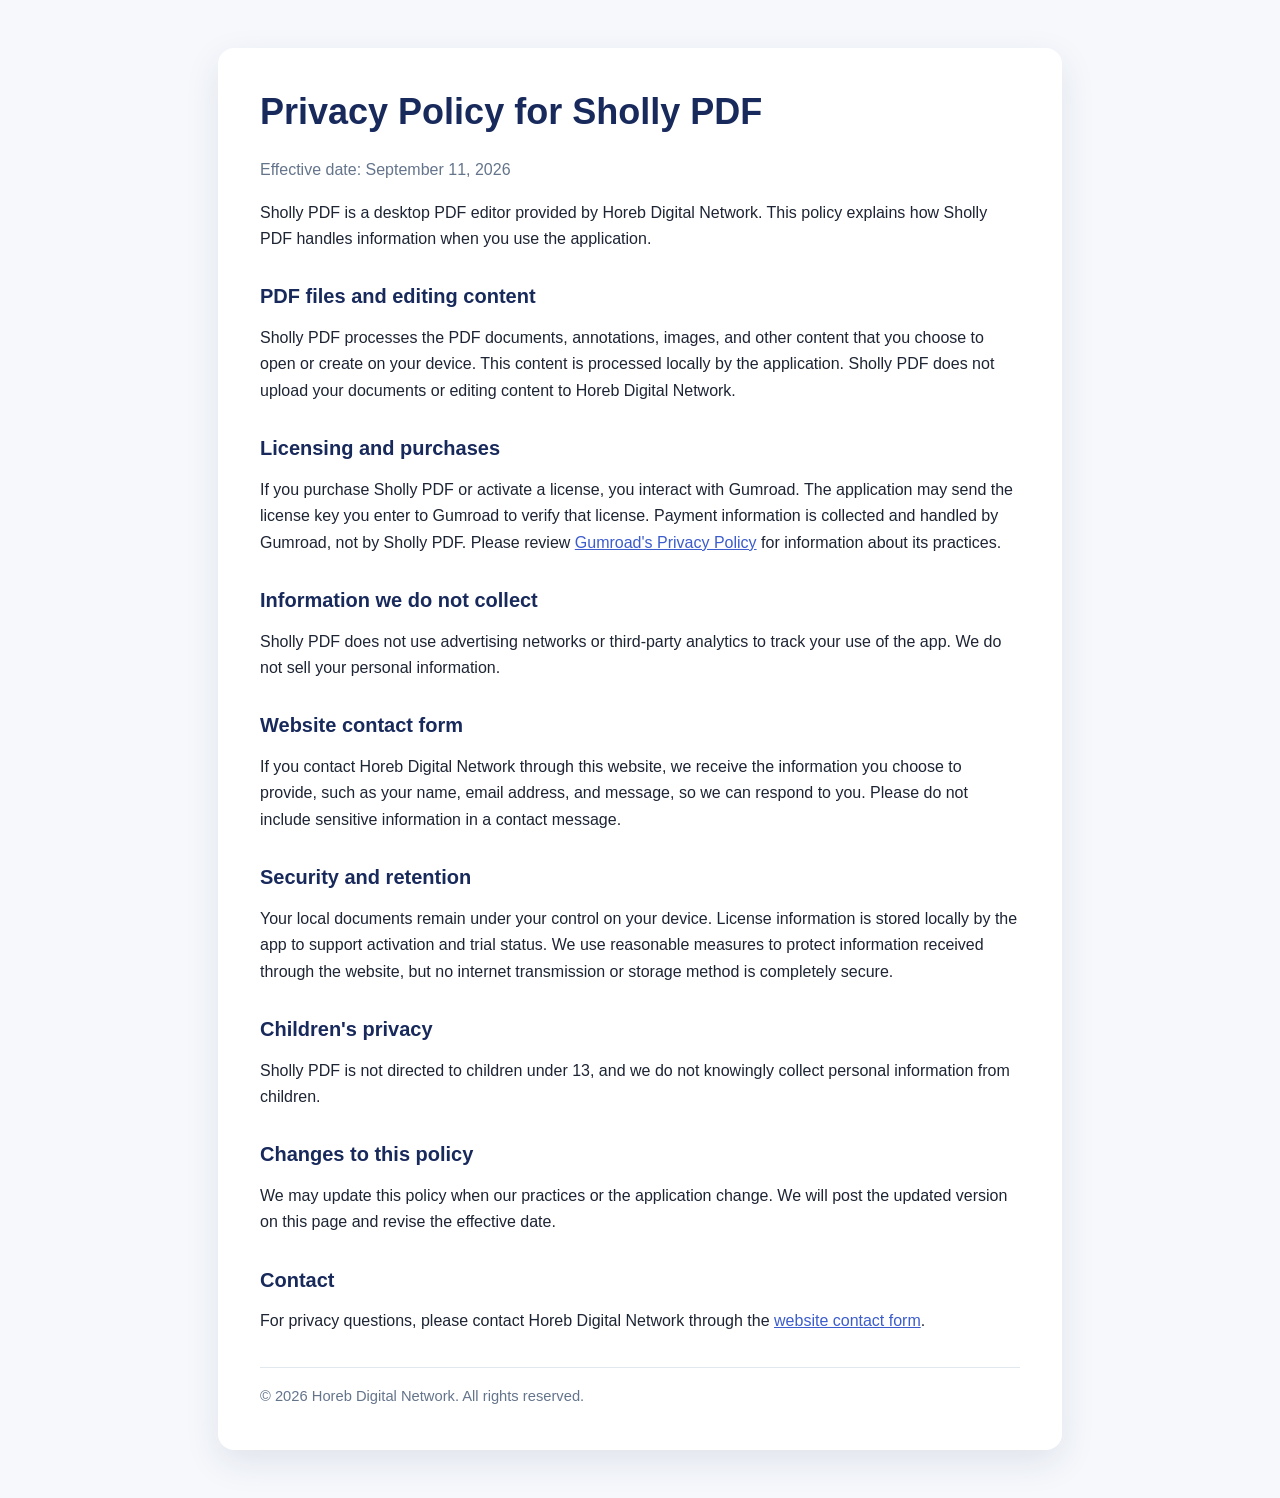
<file: privacy.html>
<!doctype html>
<html lang="en">
<head>
  <meta charset="utf-8">
  <meta name="viewport" content="width=device-width, initial-scale=1">
  <title>Privacy Policy | Sholly PDF</title>
  <meta name="description" content="Privacy policy for Sholly PDF by Horeb Digital Network.">
  <style>
    :root { color-scheme: light; }
    body { margin: 0; font-family: Arial, Helvetica, sans-serif; color: #1d2433; background: #f6f8fc; line-height: 1.65; }
    main { max-width: 760px; margin: 48px auto; padding: 42px; background: #fff; border-radius: 16px; box-shadow: 0 12px 35px rgba(27, 47, 90, .10); }
    h1, h2 { color: #18295b; line-height: 1.2; }
    h1 { margin-top: 0; font-size: 2.25rem; }
    h2 { margin-top: 2rem; font-size: 1.25rem; }
    a { color: #3b5ccc; }
    .updated { color: #64748b; }
    footer { margin-top: 2rem; padding-top: 1rem; border-top: 1px solid #e2e8f0; color: #64748b; font-size: .92rem; }
  </style>
</head>
<body>
  <main>
    <h1>Privacy Policy for Sholly PDF</h1>
    <p class="updated">Effective date: September 11, 2026</p>
    <p>Sholly PDF is a desktop PDF editor provided by Horeb Digital Network. This policy explains how Sholly PDF handles information when you use the application.</p>

    <h2>PDF files and editing content</h2>
    <p>Sholly PDF processes the PDF documents, annotations, images, and other content that you choose to open or create on your device. This content is processed locally by the application. Sholly PDF does not upload your documents or editing content to Horeb Digital Network.</p>

    <h2>Licensing and purchases</h2>
    <p>If you purchase Sholly PDF or activate a license, you interact with Gumroad. The application may send the license key you enter to Gumroad to verify that license. Payment information is collected and handled by Gumroad, not by Sholly PDF. Please review <a href="https://gumroad.com/privacy" rel="noopener">Gumroad's Privacy Policy</a> for information about its practices.</p>

    <h2>Information we do not collect</h2>
    <p>Sholly PDF does not use advertising networks or third-party analytics to track your use of the app. We do not sell your personal information.</p>

    <h2>Website contact form</h2>
    <p>If you contact Horeb Digital Network through this website, we receive the information you choose to provide, such as your name, email address, and message, so we can respond to you. Please do not include sensitive information in a contact message.</p>

    <h2>Security and retention</h2>
    <p>Your local documents remain under your control on your device. License information is stored locally by the app to support activation and trial status. We use reasonable measures to protect information received through the website, but no internet transmission or storage method is completely secure.</p>

    <h2>Children's privacy</h2>
    <p>Sholly PDF is not directed to children under 13, and we do not knowingly collect personal information from children.</p>

    <h2>Changes to this policy</h2>
    <p>We may update this policy when our practices or the application change. We will post the updated version on this page and revise the effective date.</p>

    <h2>Contact</h2>
    <p>For privacy questions, please contact Horeb Digital Network through the <a href="https://www.horebdigitalnetwork.com/#contact">website contact form</a>.</p>

    <footer>© 2026 Horeb Digital Network. All rights reserved.</footer>
  </main>
</body>
</html>
</file>
<file: style.css>
/* ═══════════════════════════════════════════════════════════════════
   HOREB DIGITAL NETWORK INC. — Master Stylesheet
   Design System: Cinematic Dark · Gold Accents · Serif Elegance
═══════════════════════════════════════════════════════════════════ */

/* ── Variables ─────────────────────────────────────────────────── */
:root {
  --black:      #080808;
  --dark:       #0e0e0e;
  --dark-2:     #141414;
  --dark-3:     #1c1c1c;
  --dark-4:     #242424;
  --gold:       #C9A84C;
  --gold-light: #E2C87A;
  --gold-dim:   rgba(201, 168, 76, 0.15);
  --gold-glow:  rgba(201, 168, 76, 0.08);
  --white:      #ffffff;
  --grey-1:     #f0ece4;
  --grey-2:     #b0a898;
  --grey-3:     #6b6560;
  --grey-4:     #333;
  --font-display: 'Cormorant Garamond', Georgia, serif;
  --font-mono:    'Bebas Neue', sans-serif;
  --font-body:    'Inter', system-ui, sans-serif;
  --ease-out:   cubic-bezier(0.22, 1, 0.36, 1);
  --ease-in:    cubic-bezier(0.64, 0, 0.78, 0);
  --ease-inout: cubic-bezier(0.65, 0, 0.35, 1);
  --trans-fast: 0.2s var(--ease-out);
  --trans-med:  0.4s var(--ease-out);
  --trans-slow: 0.7s var(--ease-out);
  --radius:     4px;
  --radius-lg:  12px;
  --section-gap: 120px;
  --container:  1280px;
}

/* ── Reset ─────────────────────────────────────────────────────── */
*, *::before, *::after { box-sizing: border-box; margin: 0; padding: 0; }
html { scroll-behavior: smooth; font-size: 16px; }
body {
  background: var(--black);
  color: var(--grey-1);
  font-family: var(--font-body);
  font-weight: 400;
  line-height: 1.6;
  overflow-x: hidden;
  cursor: none;
}
a { color: inherit; text-decoration: none; }
img { max-width: 100%; display: block; }
button { cursor: none; border: none; background: none; font-family: inherit; }
input, select, textarea { font-family: inherit; }
ul { list-style: none; }

/* ── Custom Cursor ─────────────────────────────────────────────── */
.cursor {
  width: 10px; height: 10px;
  background: var(--gold);
  border-radius: 50%;
  position: fixed;
  top: 0; left: 0;
  pointer-events: none;
  z-index: 10000;
  transform: translate(-50%, -50%);
  transition: width 0.2s, height 0.2s, background 0.2s;
  mix-blend-mode: difference;
}
.cursor-follower {
  width: 36px; height: 36px;
  border: 1.5px solid var(--gold);
  border-radius: 50%;
  position: fixed;
  top: 0; left: 0;
  pointer-events: none;
  z-index: 9999;
  transform: translate(-50%, -50%);
  transition: all 0.08s linear;
  opacity: 0.6;
}
body:has(a:hover) .cursor,
body:has(button:hover) .cursor { width: 18px; height: 18px; }
body:has(a:hover) .cursor-follower,
body:has(button:hover) .cursor-follower { width: 54px; height: 54px; opacity: 0.3; }

/* ── Loader ────────────────────────────────────────────────────── */
.loader {
  position: fixed; inset: 0;
  background: var(--black);
  z-index: 9998;
  display: flex; align-items: center; justify-content: center;
  transition: opacity 0.6s var(--ease-inout), visibility 0.6s;
}
.loader.hidden { opacity: 0; visibility: hidden; }
.loader-inner { text-align: center; }
.loader-logo {
  font-family: var(--font-mono);
  font-size: 3rem;
  letter-spacing: 0.1em;
  margin-bottom: 2rem;
  color: var(--white);
}
.loader-h { color: var(--gold); }
.loader-dn { color: var(--white); }
.loader-bar {
  width: 240px; height: 2px;
  background: var(--dark-4);
  border-radius: 2px;
  margin: 0 auto 1rem;
  overflow: hidden;
}
.loader-progress {
  height: 100%;
  background: linear-gradient(90deg, var(--gold), var(--gold-light));
  width: 0;
  transition: width 0.05s linear;
  border-radius: 2px;
}
.loader-text {
  font-family: var(--font-display);
  font-style: italic;
  color: var(--grey-3);
  font-size: 0.95rem;
  letter-spacing: 0.2em;
}

/* ── Container ─────────────────────────────────────────────────── */
.container {
  max-width: var(--container);
  margin: 0 auto;
  padding: 0 40px;
}
@media (max-width: 768px) { .container { padding: 0 24px; } }

/* ── Navigation ────────────────────────────────────────────────── */
.nav {
  position: fixed; top: 0; left: 0; right: 0;
  z-index: 1000;
  padding: 0 40px;
  transition: background 0.4s, padding 0.4s, box-shadow 0.4s;
}
.nav.scrolled {
  background: rgba(8, 8, 8, 0.95);
  padding-top: 0;
  backdrop-filter: blur(20px);
  -webkit-backdrop-filter: blur(20px);
  box-shadow: 0 1px 0 rgba(201, 168, 76, 0.1);
}
.nav-inner {
  max-width: var(--container);
  margin: 0 auto;
  display: flex;
  align-items: center;
  justify-content: space-between;
  height: 80px;
  gap: 2rem;
}
.nav-logo {
  display: flex;
  align-items: center;
  gap: 12px;
  text-decoration: none;
  flex-shrink: 0;
}
.logo-mark { width: 44px; height: 44px; }
.logo-mark svg { width: 100%; height: 100%; }
.logo-text {
  display: flex; flex-direction: column;
  line-height: 1.2;
}
.logo-name {
  font-family: var(--font-mono);
  font-size: 1rem;
  letter-spacing: 0.08em;
  color: var(--white);
}
.logo-sub {
  font-family: var(--font-display);
  font-size: 0.7rem;
  color: var(--gold);
  letter-spacing: 0.15em;
  font-style: italic;
}
.nav-links {
  display: flex;
  align-items: center;
  gap: 2.5rem;
}
.nav-links a {
  font-size: 0.825rem;
  font-weight: 500;
  letter-spacing: 0.1em;
  text-transform: uppercase;
  color: var(--grey-2);
  transition: color var(--trans-fast);
  position: relative;
}
.nav-links a::after {
  content: '';
  position: absolute;
  bottom: -4px; left: 0;
  width: 0; height: 1px;
  background: var(--gold);
  transition: width var(--trans-med);
}
.nav-links a:hover { color: var(--white); }
.nav-links a:hover::after { width: 100%; }
.nav-cta {
  padding: 10px 24px !important;
  border: 1px solid var(--gold) !important;
  border-radius: var(--radius) !important;
  color: var(--gold) !important;
  transition: background var(--trans-fast), color var(--trans-fast) !important;
}
.nav-cta::after { display: none !important; }
.nav-cta:hover {
  background: var(--gold) !important;
  color: var(--black) !important;
}
.nav-burger {
  display: none;
  flex-direction: column;
  gap: 5px;
  padding: 8px;
  cursor: none;
}
.nav-burger span {
  display: block;
  width: 24px; height: 1.5px;
  background: var(--white);
  transition: all var(--trans-med);
}
.nav-burger.active span:nth-child(1) { transform: rotate(45deg) translate(4.5px, 4.5px); }
.nav-burger.active span:nth-child(2) { opacity: 0; transform: translateX(-8px); }
.nav-burger.active span:nth-child(3) { transform: rotate(-45deg) translate(4.5px, -4.5px); }

/* Mobile menu */
.mobile-menu {
  position: absolute;
  top: 80px; left: 0; right: 0;
  background: rgba(8,8,8,0.98);
  backdrop-filter: blur(20px);
  padding: 0;
  max-height: 0;
  overflow: hidden;
  transition: max-height 0.5s var(--ease-inout), padding 0.3s;
  border-bottom: 1px solid transparent;
}
.mobile-menu.open {
  max-height: 400px;
  padding: 1.5rem 0 2rem;
  border-bottom-color: rgba(201, 168, 76, 0.15);
}
.mobile-menu ul { display: flex; flex-direction: column; }
.mobile-link {
  display: block;
  padding: 1rem 40px;
  font-size: 1.1rem;
  font-family: var(--font-display);
  color: var(--grey-1);
  letter-spacing: 0.05em;
  transition: color var(--trans-fast), padding var(--trans-fast);
}
.mobile-link:hover { color: var(--gold); padding-left: 56px; }

/* ── Hero ──────────────────────────────────────────────────────── */
.hero {
  position: relative;
  min-height: 100vh;
  display: flex;
  flex-direction: column;
  align-items: center;
  justify-content: center;
  overflow: hidden;
  padding: 160px 40px 200px;
}
.hero-bg {
  position: absolute; inset: 0;
  background:
    radial-gradient(ellipse 80% 60% at 50% 0%, rgba(201,168,76,0.06) 0%, transparent 70%),
    radial-gradient(ellipse 60% 80% at 80% 100%, rgba(201,168,76,0.04) 0%, transparent 60%),
    linear-gradient(180deg, #050505 0%, #0a0808 50%, #050505 100%);
}
.hero-video-overlay {
  position: absolute; inset: 0;
  background: linear-gradient(to bottom, rgba(8,8,8,0.3) 0%, rgba(8,8,8,0.1) 40%, rgba(8,8,8,0.7) 100%);
}
.hero-grid {
  position: absolute; inset: 0;
  background-image:
    linear-gradient(rgba(201,168,76,0.04) 1px, transparent 1px),
    linear-gradient(90deg, rgba(201,168,76,0.04) 1px, transparent 1px);
  background-size: 80px 80px;
  mask-image: radial-gradient(ellipse 70% 80% at 50% 50%, black 20%, transparent 100%);
  -webkit-mask-image: radial-gradient(ellipse 70% 80% at 50% 50%, black 20%, transparent 100%);
}

/* Film strips */
.film-strip {
  position: absolute;
  top: 0; bottom: 0;
  width: 32px;
  display: flex;
  flex-direction: column;
  justify-content: space-around;
  padding: 20px 0;
  opacity: 0.25;
}
.film-strip--left { left: 24px; }
.film-strip--right { right: 24px; }
.film-hole {
  width: 20px; height: 16px;
  border: 1.5px solid var(--gold);
  border-radius: 2px;
  background: transparent;
  margin: 0 auto;
}

.hero-content {
  position: relative;
  text-align: center;
  max-width: 900px;
  z-index: 2;
}
.hero-eyebrow {
  display: flex;
  align-items: center;
  justify-content: center;
  gap: 16px;
  font-size: 0.75rem;
  font-weight: 500;
  letter-spacing: 0.3em;
  text-transform: uppercase;
  color: var(--gold);
  margin-bottom: 2rem;
  opacity: 0;
  animation: fadeUp 0.8s var(--ease-out) 1.2s forwards;
}
.eyebrow-line {
  flex: 1; max-width: 60px;
  height: 1px;
  background: linear-gradient(90deg, transparent, var(--gold));
}
.eyebrow-line:last-child {
  background: linear-gradient(270deg, transparent, var(--gold));
}
.hero-title {
  display: flex;
  flex-direction: column;
  font-family: var(--font-display);
  font-weight: 300;
  line-height: 1.0;
  margin-bottom: 2rem;
}
.hero-title-top {
  font-size: clamp(3.5rem, 8vw, 7.5rem);
  color: var(--white);
  opacity: 0;
  animation: fadeUp 0.9s var(--ease-out) 1.4s forwards;
}
.hero-title-accent {
  font-size: clamp(3.5rem, 8vw, 7.5rem);
  font-style: italic;
  color: var(--gold);
  opacity: 0;
  animation: fadeUp 0.9s var(--ease-out) 1.6s forwards;
}
.hero-title-bottom {
  font-size: clamp(3.5rem, 8vw, 7.5rem);
  color: var(--white);
  opacity: 0;
  animation: fadeUp 0.9s var(--ease-out) 1.8s forwards;
}
.hero-sub {
  font-size: clamp(1rem, 1.5vw, 1.1rem);
  color: var(--grey-2);
  line-height: 1.8;
  margin-bottom: 3rem;
  opacity: 0;
  animation: fadeUp 0.9s var(--ease-out) 2s forwards;
}
.hero-actions {
  display: flex;
  gap: 1.5rem;
  justify-content: center;
  flex-wrap: wrap;
  opacity: 0;
  animation: fadeUp 0.9s var(--ease-out) 2.2s forwards;
}

/* Scroll indicator */
.hero-scroll-indicator {
  position: absolute;
  bottom: 120px;
  left: 50%; transform: translateX(-50%);
  display: flex; flex-direction: column; align-items: center;
  gap: 8px;
  opacity: 0;
  animation: fadeUp 0.9s var(--ease-out) 2.6s forwards;
}
.scroll-mouse {
  width: 24px; height: 38px;
  border: 1.5px solid rgba(201,168,76,0.5);
  border-radius: 12px;
  display: flex; justify-content: center; padding-top: 8px;
}
.scroll-wheel {
  width: 3px; height: 8px;
  background: var(--gold);
  border-radius: 2px;
  animation: scrollWheel 2s var(--ease-inout) infinite;
}
.hero-scroll-indicator span {
  font-size: 0.65rem;
  letter-spacing: 0.3em;
  text-transform: uppercase;
  color: var(--grey-3);
}
@keyframes scrollWheel {
  0%, 100% { transform: translateY(0); opacity: 1; }
  50% { transform: translateY(8px); opacity: 0.3; }
}

/* Hero stats */
.hero-stats {
  position: absolute;
  bottom: 0; left: 0; right: 0;
  display: flex;
  justify-content: center;
  align-items: center;
  gap: 0;
  background: rgba(14,14,14,0.85);
  backdrop-filter: blur(20px);
  -webkit-backdrop-filter: blur(20px);
  border-top: 1px solid rgba(201,168,76,0.15);
  padding: 24px 40px;
  z-index: 3;
  opacity: 0;
  animation: fadeUp 0.9s var(--ease-out) 2.8s forwards;
}
.stat-item {
  flex: 1; max-width: 200px;
  text-align: center;
  padding: 0 2rem;
}
.stat-num {
  font-family: var(--font-mono);
  font-size: 2.5rem;
  color: var(--gold);
  display: inline-block;
  line-height: 1;
}
.stat-plus { color: var(--gold); font-size: 1.5rem; font-family: var(--font-mono); }
.stat-label {
  display: block;
  font-size: 0.7rem;
  letter-spacing: 0.15em;
  text-transform: uppercase;
  color: var(--grey-3);
  margin-top: 4px;
}
.stat-divider {
  width: 1px; height: 40px;
  background: rgba(201,168,76,0.2);
  flex-shrink: 0;
}

/* ── Buttons ───────────────────────────────────────────────────── */
.btn {
  display: inline-flex;
  align-items: center;
  gap: 10px;
  padding: 15px 34px;
  font-size: 0.82rem;
  font-weight: 500;
  letter-spacing: 0.12em;
  text-transform: uppercase;
  border-radius: var(--radius);
  transition: all var(--trans-med);
  position: relative;
  overflow: hidden;
}
.btn::before {
  content: '';
  position: absolute; inset: 0;
  transform: translateX(-110%);
  transition: transform var(--trans-med);
  border-radius: inherit;
}
.btn:hover::before { transform: translateX(0); }
.btn-primary {
  background: var(--gold);
  color: var(--black);
}
.btn-primary::before { background: var(--gold-light); }
.btn-primary span, .btn-primary svg { position: relative; z-index: 1; }
.btn-ghost {
  border: 1px solid rgba(201,168,76,0.4);
  color: var(--grey-1);
}
.btn-ghost::before { background: rgba(201,168,76,0.08); }
.btn-ghost:hover { border-color: var(--gold); color: var(--gold); }
.btn-outline {
  border: 1px solid var(--grey-4);
  color: var(--grey-2);
  background: transparent;
}
.btn-outline:hover { border-color: var(--gold); color: var(--gold); }
.btn-full { width: 100%; justify-content: center; }

/* ── Ticker ────────────────────────────────────────────────────── */
.ticker-wrap {
  background: var(--gold);
  overflow: hidden;
  padding: 14px 0;
}
.ticker {
  display: flex;
  gap: 3rem;
  white-space: nowrap;
  animation: tickerMove 35s linear infinite;
}
.ticker span {
  font-size: 0.75rem;
  font-weight: 600;
  letter-spacing: 0.2em;
  text-transform: uppercase;
  color: var(--black);
  flex-shrink: 0;
}
.ticker-dot { color: var(--dark-3); }
@keyframes tickerMove {
  from { transform: translateX(0); }
  to { transform: translateX(-50%); }
}

/* ── Section Shared ────────────────────────────────────────────── */
.section-eyebrow {
  display: flex;
  align-items: center;
  gap: 10px;
  font-size: 0.7rem;
  font-weight: 600;
  letter-spacing: 0.3em;
  text-transform: uppercase;
  color: var(--gold);
  margin-bottom: 1.2rem;
}
.eyebrow-dot {
  width: 6px; height: 6px;
  background: var(--gold);
  border-radius: 50%;
  flex-shrink: 0;
}
.section-title {
  font-family: var(--font-display);
  font-weight: 300;
  font-size: clamp(2.4rem, 5vw, 4.2rem);
  line-height: 1.1;
  color: var(--white);
  margin-bottom: 1.5rem;
}
.section-title em {
  font-style: italic;
  color: var(--gold);
}
.section-sub {
  font-size: 1.05rem;
  color: var(--grey-2);
  line-height: 1.8;
  max-width: 560px;
}
.section-header {
  text-align: center;
  margin-bottom: 5rem;
}
.section-header .section-sub { margin: 0 auto; }

/* ── Reveal Animations ─────────────────────────────────────────── */
.reveal-up {
  opacity: 0;
  transform: translateY(40px);
  transition: opacity 0.8s var(--ease-out), transform 0.8s var(--ease-out);
}
.reveal-up.visible {
  opacity: 1;
  transform: translateY(0);
}
.reveal-up:nth-child(2) { transition-delay: 0.1s; }
.reveal-up:nth-child(3) { transition-delay: 0.2s; }
.reveal-up:nth-child(4) { transition-delay: 0.3s; }
.reveal-up:nth-child(5) { transition-delay: 0.4s; }
@keyframes fadeUp {
  from { opacity: 0; transform: translateY(30px); }
  to   { opacity: 1; transform: translateY(0); }
}

/* ── About ─────────────────────────────────────────────────────── */
.about {
  padding: var(--section-gap) 0;
}
.about-grid {
  display: grid;
  grid-template-columns: 1fr 1fr;
  gap: 6rem;
  align-items: center;
}
.about-visual { position: relative; }
.about-image-stack { position: relative; height: 500px; }
.about-img { position: absolute; border-radius: var(--radius-lg); overflow: hidden; }
.about-img--main {
  width: 80%; height: 420px;
  top: 0; left: 0;
  z-index: 1;
}
.about-img--accent {
  width: 50%; height: 200px;
  bottom: -20px; right: 0;
  z-index: 2;
}
.img-placeholder {
  width: 100%; height: 100%;
  display: flex; align-items: center; justify-content: center;
  border-radius: inherit;
}
.img-placeholder--dark {
  background: var(--dark-3);
  border: 1px solid rgba(201,168,76,0.15);
}
.img-placeholder--gold {
  background: linear-gradient(135deg, var(--gold), var(--gold-light));
  color: var(--black);
  font-family: var(--font-display);
  font-size: 2rem;
  font-weight: 600;
  letter-spacing: 0.1em;
}
.camera-icon svg { width: 80px; height: 80px; }
.about-award-badge {
  position: absolute;
  top: 40px; right: -20px;
  z-index: 3;
  background: var(--dark-2);
  border: 1px solid rgba(201,168,76,0.3);
  border-radius: 50%;
  width: 90px; height: 90px;
  display: flex; flex-direction: column;
  align-items: center; justify-content: center;
  gap: 0;
  font-size: 0.6rem;
  letter-spacing: 0.1em;
  text-transform: uppercase;
  color: var(--gold);
  box-shadow: 0 0 40px rgba(201,168,76,0.1);
}
.about-award-badge svg { width: 40px; height: 40px; position: absolute; }
.about-exp-bar { margin-top: 2rem; }
.exp-bar-label {
  display: flex; justify-content: space-between;
  font-size: 0.75rem;
  letter-spacing: 0.1em;
  color: var(--grey-3);
  text-transform: uppercase;
  margin-bottom: 8px;
}
.exp-bar-fill {
  height: 2px;
  background: linear-gradient(90deg, var(--gold), var(--gold-light));
  border-radius: 2px;
  position: relative;
}
.exp-bar-fill::after {
  content: '';
  position: absolute;
  right: 0; top: 50%;
  transform: translate(50%, -50%);
  width: 8px; height: 8px;
  background: var(--gold);
  border-radius: 50%;
  box-shadow: 0 0 12px var(--gold);
}
.about-lead {
  font-family: var(--font-display);
  font-size: 1.4rem;
  line-height: 1.5;
  color: var(--grey-1);
  font-style: italic;
  margin-bottom: 1.5rem;
}
.about-body {
  color: var(--grey-2);
  line-height: 1.9;
  margin-bottom: 2.5rem;
}
.about-pillars {
  display: flex;
  flex-direction: column;
  gap: 1.5rem;
  margin-bottom: 2.5rem;
}
.pillar {
  display: flex;
  gap: 1.2rem;
  align-items: flex-start;
}
.pillar-icon {
  width: 40px; height: 40px;
  flex-shrink: 0;
  background: var(--gold-glow);
  border: 1px solid rgba(201,168,76,0.2);
  border-radius: var(--radius);
  display: flex; align-items: center; justify-content: center;
  padding: 8px;
}
.pillar-icon svg { width: 100%; height: 100%; }
.pillar strong {
  display: block;
  font-size: 0.95rem;
  font-weight: 600;
  color: var(--white);
  margin-bottom: 2px;
}
.pillar p { font-size: 0.875rem; color: var(--grey-3); }

/* ── Services ──────────────────────────────────────────────────── */
.services {
  padding: var(--section-gap) 0;
  background: var(--dark);
  position: relative;
  overflow: hidden;
}
.services-bg-text {
  position: absolute;
  top: 50%; left: 50%;
  transform: translate(-50%, -50%);
  font-family: var(--font-mono);
  font-size: clamp(6rem, 18vw, 20rem);
  color: transparent;
  -webkit-text-stroke: 1px rgba(201,168,76,0.04);
  letter-spacing: 0.05em;
  pointer-events: none;
  user-select: none;
  white-space: nowrap;
}
.services-grid {
  display: grid;
  grid-template-columns: repeat(3, 1fr);
  gap: 1.5px;
  background: rgba(201,168,76,0.1);
  border: 1.5px solid rgba(201,168,76,0.1);
  border-radius: var(--radius-lg);
  overflow: hidden;
}
.service-card {
  background: var(--dark-2);
  padding: 2.5rem;
  position: relative;
  overflow: hidden;
  transition: background var(--trans-med);
  display: flex; flex-direction: column; gap: 1rem;
}
.service-card::before {
  content: '';
  position: absolute;
  top: 0; left: 0;
  width: 100%; height: 2px;
  background: linear-gradient(90deg, transparent, var(--gold), transparent);
  transform: scaleX(0);
  transition: transform var(--trans-med);
}
.service-card:hover { background: var(--dark-3); }
.service-card:hover::before { transform: scaleX(1); }
.service-card--large {
  grid-column: span 1;
  background: linear-gradient(135deg, var(--dark-3), var(--dark-2));
}
.service-card-icon { width: 56px; height: 56px; }
.service-card-icon svg { width: 100%; height: 100%; }
.service-number {
  font-family: var(--font-mono);
  font-size: 0.75rem;
  letter-spacing: 0.2em;
  color: var(--gold);
  opacity: 0.6;
}
.service-card h3 {
  font-family: var(--font-display);
  font-size: 1.4rem;
  font-weight: 400;
  color: var(--white);
  line-height: 1.3;
}
.service-card p {
  font-size: 0.875rem;
  color: var(--grey-3);
  line-height: 1.8;
  flex: 1;
}
.service-tags {
  display: flex; gap: 8px; flex-wrap: wrap;
}
.service-tags span {
  font-size: 0.65rem;
  letter-spacing: 0.12em;
  text-transform: uppercase;
  color: var(--gold);
  border: 1px solid rgba(201,168,76,0.25);
  padding: 3px 10px;
  border-radius: 100px;
}
.service-link {
  display: inline-flex;
  align-items: center;
  gap: 8px;
  font-size: 0.75rem;
  font-weight: 600;
  letter-spacing: 0.15em;
  text-transform: uppercase;
  color: var(--gold);
  margin-top: auto;
  transition: gap var(--trans-fast);
}
.service-link:hover { gap: 14px; }

/* ── Reel Banner ───────────────────────────────────────────────── */
.reel-banner {
  position: relative;
  min-height: 500px;
  display: flex; align-items: center; justify-content: center;
  overflow: hidden;
  text-align: center;
}
.reel-bg {
  position: absolute; inset: 0;
  background:
    radial-gradient(ellipse 80% 100% at 50% 50%, rgba(201,168,76,0.12) 0%, transparent 70%),
    linear-gradient(135deg, #0e0c08, #0a0a0a, #0c0b08);
}
.reel-content {
  position: relative; z-index: 2;
  display: flex; flex-direction: column; align-items: center; gap: 1.5rem;
}
.reel-eyebrow {
  font-size: 0.7rem;
  font-weight: 600;
  letter-spacing: 0.4em;
  text-transform: uppercase;
  color: var(--gold);
}
.reel-content h2 {
  font-family: var(--font-display);
  font-size: clamp(3rem, 7vw, 6rem);
  font-weight: 300;
  color: var(--white);
  line-height: 1.05;
}
.reel-play-btn {
  display: flex; align-items: center; gap: 1.2rem;
  margin-top: 1rem;
  background: none; border: none;
}
.play-circle {
  width: 72px; height: 72px;
  background: var(--gold);
  border-radius: 50%;
  display: flex; align-items: center; justify-content: center;
  transition: transform var(--trans-med), box-shadow var(--trans-med);
  box-shadow: 0 0 0 0 rgba(201,168,76,0.4);
  animation: pulse 2.5s var(--ease-inout) infinite;
}
.play-circle svg { width: 24px; height: 24px; margin-left: 3px; }
.reel-play-btn:hover .play-circle {
  transform: scale(1.1);
  box-shadow: 0 0 0 16px rgba(201,168,76,0);
}
.reel-play-btn > span {
  font-size: 0.8rem;
  font-weight: 500;
  letter-spacing: 0.2em;
  text-transform: uppercase;
  color: var(--grey-2);
}
@keyframes pulse {
  0% { box-shadow: 0 0 0 0 rgba(201,168,76,0.35); }
  70% { box-shadow: 0 0 0 20px rgba(201,168,76,0); }
  100% { box-shadow: 0 0 0 0 rgba(201,168,76,0); }
}

/* Cinematic corners */
.reel-corner {
  position: absolute;
  width: 40px; height: 40px;
}
.reel-corner::before, .reel-corner::after {
  content: '';
  position: absolute;
  background: var(--gold);
  opacity: 0.4;
}
.reel-corner--tl { top: 32px; left: 48px; }
.reel-corner--tl::before { top: 0; left: 0; width: 2px; height: 40px; }
.reel-corner--tl::after { top: 0; left: 0; width: 40px; height: 2px; }
.reel-corner--tr { top: 32px; right: 48px; }
.reel-corner--tr::before { top: 0; right: 0; width: 2px; height: 40px; }
.reel-corner--tr::after { top: 0; right: 0; width: 40px; height: 2px; }
.reel-corner--bl { bottom: 32px; left: 48px; }
.reel-corner--bl::before { bottom: 0; left: 0; width: 2px; height: 40px; }
.reel-corner--bl::after { bottom: 0; left: 0; width: 40px; height: 2px; }
.reel-corner--br { bottom: 32px; right: 48px; }
.reel-corner--br::before { bottom: 0; right: 0; width: 2px; height: 40px; }
.reel-corner--br::after { bottom: 0; right: 0; width: 40px; height: 2px; }

/* Video modal */
.video-modal {
  position: fixed; inset: 0;
  z-index: 9990;
  display: flex; align-items: center; justify-content: center;
  opacity: 0; visibility: hidden;
  transition: opacity 0.4s, visibility 0.4s;
}
.video-modal.open { opacity: 1; visibility: visible; }
.video-modal-overlay {
  position: absolute; inset: 0;
  background: rgba(0,0,0,0.9);
  backdrop-filter: blur(8px);
}
.video-modal-inner {
  position: relative; z-index: 1;
  width: 90%; max-width: 900px;
  aspect-ratio: 16/9;
}
.modal-close {
  position: absolute;
  top: -50px; right: 0;
  width: 40px; height: 40px;
  display: flex; align-items: center; justify-content: center;
  color: var(--grey-2);
  transition: color var(--trans-fast);
}
.modal-close:hover { color: var(--gold); }
.modal-close svg { width: 24px; height: 24px; }
.video-wrapper {
  width: 100%; height: 100%;
  background: var(--dark-3);
  border-radius: var(--radius-lg);
  display: flex; align-items: center; justify-content: center;
  overflow: hidden;
  border: 1px solid rgba(201,168,76,0.2);
}
.video-placeholder {
  text-align: center;
  color: var(--grey-3);
  display: flex; flex-direction: column; align-items: center; gap: 1rem;
  padding: 2rem;
}
.video-placeholder p { color: var(--grey-2); font-size: 1rem; }
.video-placeholder span { font-size: 0.8rem; color: var(--grey-3); font-style: italic; }

/* ── Portfolio ─────────────────────────────────────────────────── */
.portfolio {
  padding: var(--section-gap) 0;
}
.portfolio-filter {
  display: flex;
  gap: 0.5rem;
  flex-wrap: wrap;
  margin-bottom: 3rem;
  justify-content: center;
}
.filter-btn {
  padding: 8px 20px;
  font-size: 0.75rem;
  font-weight: 500;
  letter-spacing: 0.12em;
  text-transform: uppercase;
  color: var(--grey-3);
  border: 1px solid var(--dark-4);
  border-radius: 100px;
  background: var(--dark-2);
  transition: all var(--trans-fast);
}
.filter-btn:hover, .filter-btn.active {
  color: var(--gold);
  border-color: var(--gold);
  background: var(--gold-glow);
}
.portfolio-grid {
  display: grid;
  grid-template-columns: repeat(3, 1fr);
  grid-auto-rows: 300px;
  gap: 12px;
}
.port-card {
  position: relative;
  border-radius: var(--radius-lg);
  overflow: hidden;
  cursor: none;
  transition: opacity 0.4s;
}
.port-card.hidden { opacity: 0; pointer-events: none; }
.port-card--tall { grid-row: span 2; }
.port-card--wide { grid-column: span 2; }
.port-thumb { width: 100%; height: 100%; position: relative; }
.port-img {
  width: 100%; height: 100%;
  background-size: cover;
  background-position: center;
  transition: transform 0.8s var(--ease-out);
}
.port-img--1 { background: linear-gradient(135deg, #1a1206, #2d2010, #0e0c08); }
.port-img--2 { background: linear-gradient(135deg, #0a0f1a, #14202e, #080d16); }
.port-img--3 { background: linear-gradient(135deg, #0f0a1a, #1e1230, #0a0814); }
.port-img--4 { background: linear-gradient(135deg, #0d140a, #1a2812, #090f08); }
.port-img--5 { background: linear-gradient(135deg, #1a0d0a, #2e1610, #140a08); }
.port-img--6 { background: linear-gradient(135deg, #0a1214, #0e1e22, #080e10); }

/* Portfolio overlay with film-grain effect */
.port-img--1::after, .port-img--2::after, .port-img--3::after,
.port-img--4::after, .port-img--5::after, .port-img--6::after {
  content: '';
  position: absolute; inset: 0;
  background-image: url("data:image/svg+xml,%3Csvg viewBox='0 0 200 200' xmlns='http://www.w3.org/2000/svg'%3E%3Cfilter id='noise'%3E%3CfeTurbulence type='fractalNoise' baseFrequency='0.65' numOctaves='3' stitchTiles='stitch'/%3E%3CfeColorMatrix type='saturate' values='0'/%3E%3C/filter%3E%3Crect width='100%25' height='100%25' filter='url(%23noise)' opacity='0.15'/%3E%3C/svg%3E");
  opacity: 0.4;
  pointer-events: none;
}

.port-overlay {
  position: absolute; inset: 0;
  background: linear-gradient(to top, rgba(0,0,0,0.9) 0%, rgba(0,0,0,0) 60%);
  display: flex;
  flex-direction: column;
  justify-content: flex-end;
  padding: 2rem;
  opacity: 0;
  transition: opacity var(--trans-med);
}
.port-card:hover .port-overlay { opacity: 1; }
.port-card:hover .port-img { transform: scale(1.06); }
.port-play {
  position: absolute;
  top: 50%; left: 50%;
  transform: translate(-50%, -50%);
  width: 56px; height: 56px;
  background: rgba(201,168,76,0.9);
  border-radius: 50%;
  display: flex; align-items: center; justify-content: center;
  transition: transform var(--trans-med);
}
.port-play svg { width: 20px; height: 20px; margin-left: 3px; }
.port-card:hover .port-play { transform: translate(-50%, -50%) scale(1.1); }
.port-cat {
  font-size: 0.65rem;
  letter-spacing: 0.2em;
  text-transform: uppercase;
  color: var(--gold);
  display: block;
  margin-bottom: 6px;
}
.port-info h4 {
  font-family: var(--font-display);
  font-size: 1.3rem;
  font-weight: 400;
  color: var(--white);
  margin-bottom: 4px;
}
.port-info p { font-size: 0.8rem; color: var(--grey-2); }
.portfolio-cta { text-align: center; margin-top: 3rem; }

/* ── Process ───────────────────────────────────────────────────── */
.process {
  padding: var(--section-gap) 0;
  background: var(--dark);
}
.process-steps {
  position: relative;
  display: flex;
  flex-direction: column;
  gap: 0;
}
.process-line {
  position: absolute;
  left: 36px; top: 0; bottom: 0;
  width: 1px;
  background: linear-gradient(180deg, transparent, rgba(201,168,76,0.3) 10%, rgba(201,168,76,0.3) 90%, transparent);
}
.process-step {
  display: grid;
  grid-template-columns: 72px 72px 1fr;
  gap: 2rem;
  align-items: flex-start;
  padding: 2.5rem 0;
  border-bottom: 1px solid rgba(201,168,76,0.08);
}
.process-step:last-child { border-bottom: none; }
.step-number {
  font-family: var(--font-mono);
  font-size: 0.8rem;
  letter-spacing: 0.15em;
  color: var(--gold);
  padding-top: 8px;
  text-align: right;
}
.step-icon {
  width: 48px; height: 48px;
  background: var(--gold-glow);
  border: 1px solid rgba(201,168,76,0.2);
  border-radius: 50%;
  display: flex; align-items: center; justify-content: center;
  flex-shrink: 0;
  position: relative; z-index: 1;
}
.step-icon svg { width: 28px; height: 28px; }
.step-content h3 {
  font-family: var(--font-display);
  font-size: 1.5rem;
  font-weight: 400;
  color: var(--white);
  margin-bottom: 0.75rem;
  margin-top: 8px;
}
.step-content p { font-size: 0.95rem; color: var(--grey-3); line-height: 1.8; max-width: 600px; }

/* ── Testimonials ──────────────────────────────────────────────── */
.testimonials {
  padding: var(--section-gap) 0;
  overflow: hidden;
}
.testimonials-slider { overflow: hidden; }
.testimonials-track {
  display: flex;
  transition: transform 0.6s var(--ease-inout);
}
.testimonial-card {
  min-width: 100%;
  padding: 3rem 4rem;
  background: var(--dark-2);
  border: 1px solid rgba(201,168,76,0.12);
  border-radius: var(--radius-lg);
  position: relative;
}
.testimonial-quote {
  font-family: var(--font-display);
  font-size: 6rem;
  line-height: 0.6;
  color: var(--gold);
  opacity: 0.3;
  margin-bottom: 1.5rem;
}
.testimonial-card > p {
  font-family: var(--font-display);
  font-size: clamp(1.2rem, 2.5vw, 1.6rem);
  font-style: italic;
  color: var(--grey-1);
  line-height: 1.7;
  margin-bottom: 2.5rem;
  max-width: 800px;
}
.testimonial-author {
  display: flex;
  align-items: center;
  gap: 1.2rem;
}
.author-avatar {
  width: 52px; height: 52px;
  border-radius: 50%;
  background: linear-gradient(135deg, var(--gold), var(--gold-light));
  opacity: 0.5;
  flex-shrink: 0;
}
.testimonial-author strong {
  display: block;
  font-weight: 600;
  color: var(--white);
  font-size: 0.95rem;
}
.testimonial-author span { font-size: 0.8rem; color: var(--grey-3); }
.testimonial-stars { margin-left: auto; color: var(--gold); letter-spacing: 2px; }
.testimonial-controls {
  display: flex;
  align-items: center;
  justify-content: center;
  gap: 2rem;
  margin-top: 2.5rem;
}
.testimonial-btn {
  width: 48px; height: 48px;
  border: 1px solid rgba(201,168,76,0.25);
  border-radius: 50%;
  display: flex; align-items: center; justify-content: center;
  color: var(--grey-2);
  transition: all var(--trans-fast);
}
.testimonial-btn svg { width: 18px; height: 18px; }
.testimonial-btn:hover { border-color: var(--gold); color: var(--gold); background: var(--gold-glow); }
.testimonial-dots { display: flex; gap: 8px; }
.testimonial-dot {
  width: 6px; height: 6px;
  border-radius: 50%;
  background: var(--grey-4);
  transition: all var(--trans-fast);
}
.testimonial-dot.active {
  width: 24px;
  border-radius: 3px;
  background: var(--gold);
}

/* ── Clients ───────────────────────────────────────────────────── */
.clients {
  padding: 80px 0;
  background: var(--dark);
  border-top: 1px solid rgba(201,168,76,0.08);
  border-bottom: 1px solid rgba(201,168,76,0.08);
}
.clients-grid {
  display: grid;
  grid-template-columns: repeat(8, 1fr);
  gap: 2rem;
  margin-top: 2.5rem;
  align-items: center;
}
.client-logo {
  font-family: var(--font-mono);
  font-size: 0.8rem;
  letter-spacing: 0.2em;
  text-align: center;
  color: var(--grey-4);
  padding: 1rem;
  border: 1px solid rgba(255,255,255,0.05);
  border-radius: var(--radius);
  transition: all var(--trans-med);
  text-transform: uppercase;
}
.client-logo:hover { color: var(--gold); border-color: rgba(201,168,76,0.25); }

/* ── Contact ───────────────────────────────────────────────────── */
.contact {
  padding: var(--section-gap) 0;
}
.contact-grid {
  display: grid;
  grid-template-columns: 1fr 1fr;
  gap: 6rem;
  align-items: flex-start;
}
.contact-info .section-title { margin-bottom: 1.5rem; }
.contact-info > p { color: var(--grey-2); line-height: 1.8; margin-bottom: 2.5rem; }
.contact-details { display: flex; flex-direction: column; gap: 1.2rem; margin-bottom: 2.5rem; }
.contact-item {
  display: flex; align-items: center; gap: 1rem;
  padding: 1rem 1.2rem;
  background: var(--dark-2);
  border: 1px solid rgba(201,168,76,0.1);
  border-radius: var(--radius);
  transition: border-color var(--trans-fast);
}
.contact-item:hover { border-color: rgba(201,168,76,0.3); }
.contact-item-icon {
  width: 40px; height: 40px;
  flex-shrink: 0;
  display: flex; align-items: center; justify-content: center;
}
.contact-item-icon svg { width: 22px; height: 22px; }
.contact-item strong {
  display: block;
  font-size: 0.7rem;
  letter-spacing: 0.15em;
  text-transform: uppercase;
  color: var(--grey-3);
  margin-bottom: 2px;
}
.contact-item span { font-size: 0.95rem; color: var(--grey-1); }
.social-links { display: flex; gap: 1rem; }
.social-link {
  width: 44px; height: 44px;
  border: 1px solid rgba(201,168,76,0.2);
  border-radius: 50%;
  display: flex; align-items: center; justify-content: center;
  color: var(--grey-3);
  transition: all var(--trans-fast);
}
.social-link svg { width: 18px; height: 18px; }
.social-link:hover { color: var(--gold); border-color: var(--gold); background: var(--gold-glow); }

/* Contact form */
.contact-form-wrap {
  background: var(--dark-2);
  border: 1px solid rgba(201,168,76,0.12);
  border-radius: var(--radius-lg);
  padding: 3rem;
}
.contact-form { display: flex; flex-direction: column; gap: 1.5rem; }
.form-row { display: grid; grid-template-columns: 1fr 1fr; gap: 1.5rem; }
.form-group { display: flex; flex-direction: column; gap: 8px; }
.form-group label {
  font-size: 0.72rem;
  font-weight: 500;
  letter-spacing: 0.12em;
  text-transform: uppercase;
  color: var(--grey-3);
}
.form-group input,
.form-group select,
.form-group textarea {
  background: var(--dark-3);
  border: 1px solid rgba(201,168,76,0.12);
  border-radius: var(--radius);
  color: var(--grey-1);
  padding: 14px 16px;
  font-size: 0.95rem;
  transition: border-color var(--trans-fast), box-shadow var(--trans-fast);
  outline: none;
  -webkit-appearance: none;
  appearance: none;
}
.form-group select {
  background-image: url("data:image/svg+xml,%3Csvg xmlns='http://www.w3.org/2000/svg' width='12' height='8' fill='none'%3E%3Cpath d='M1 1l5 5 5-5' stroke='%23C9A84C' stroke-width='1.5' stroke-linecap='round'/%3E%3C/svg%3E");
  background-repeat: no-repeat;
  background-position: right 16px center;
  padding-right: 40px;
}
.form-group input::placeholder,
.form-group textarea::placeholder { color: var(--grey-4); }
.form-group input:focus,
.form-group select:focus,
.form-group textarea:focus {
  border-color: var(--gold);
  box-shadow: 0 0 0 3px rgba(201,168,76,0.08);
}
.form-group textarea { resize: vertical; min-height: 120px; }
.form-success {
  display: none;
  align-items: center;
  gap: 1rem;
  padding: 1.2rem;
  background: rgba(201,168,76,0.08);
  border: 1px solid rgba(201,168,76,0.2);
  border-radius: var(--radius);
  color: var(--grey-1);
}
.form-success.show { display: flex; }
.form-success svg { width: 24px; height: 24px; flex-shrink: 0; }
.form-success p { font-size: 0.9rem; color: var(--grey-2); }

/* ── Footer ────────────────────────────────────────────────────── */
.footer {
  background: var(--dark);
  border-top: 1px solid rgba(201,168,76,0.1);
  position: relative;
  overflow: hidden;
}
.footer-top { padding: 80px 0 60px; }
.footer-grid {
  display: grid;
  grid-template-columns: 2fr 1fr 1fr 1.5fr;
  gap: 4rem;
}
.footer-brand .nav-logo { margin-bottom: 1.5rem; }
.footer-tagline {
  font-family: var(--font-display);
  font-style: italic;
  font-size: 1.05rem;
  color: var(--gold);
  margin-bottom: 1rem;
}
.footer-desc { font-size: 0.875rem; color: var(--grey-3); line-height: 1.8; }
.footer-col h4 {
  font-size: 0.7rem;
  font-weight: 600;
  letter-spacing: 0.2em;
  text-transform: uppercase;
  color: var(--gold);
  margin-bottom: 1.5rem;
}
.footer-col ul { display: flex; flex-direction: column; gap: 0.8rem; }
.footer-col a {
  font-size: 0.875rem;
  color: var(--grey-3);
  transition: color var(--trans-fast), padding var(--trans-fast);
  display: block;
}
.footer-col a:hover { color: var(--grey-1); padding-left: 6px; }
.footer-newsletter { margin-top: 2rem; }
.footer-newsletter p { font-size: 0.75rem; color: var(--grey-3); margin-bottom: 0.8rem; letter-spacing: 0.1em; text-transform: uppercase; }
.newsletter-row {
  display: flex;
  gap: 0;
  border: 1px solid rgba(201,168,76,0.2);
  border-radius: var(--radius);
  overflow: hidden;
}
.newsletter-row input {
  flex: 1;
  background: var(--dark-3);
  border: none;
  padding: 10px 14px;
  color: var(--grey-1);
  font-size: 0.85rem;
  outline: none;
}
.newsletter-row button {
  background: var(--gold);
  color: var(--black);
  padding: 10px 16px;
  font-size: 0.75rem;
  font-weight: 700;
  letter-spacing: 0.1em;
  transition: background var(--trans-fast);
}
.newsletter-row button:hover { background: var(--gold-light); }

.footer-bottom {
  border-top: 1px solid rgba(255,255,255,0.05);
  padding: 20px 0;
}
.footer-bottom .container {
  display: flex;
  align-items: center;
  justify-content: space-between;
  gap: 1rem;
}
.footer-bottom p { font-size: 0.8rem; color: var(--grey-4); }
.footer-legal { display: flex; gap: 1.5rem; }
.footer-legal a { font-size: 0.8rem; color: var(--grey-4); transition: color var(--trans-fast); }
.footer-legal a:hover { color: var(--gold); }
.footer-watermark {
  position: absolute;
  bottom: -20px; right: -20px;
  font-family: var(--font-mono);
  font-size: clamp(4rem, 12vw, 12rem);
  color: transparent;
  -webkit-text-stroke: 1px rgba(201,168,76,0.04);
  letter-spacing: 0.05em;
  pointer-events: none;
  user-select: none;
  line-height: 1;
}

/* ── Back to top ───────────────────────────────────────────────── */
.back-top {
  position: fixed;
  bottom: 40px; right: 40px;
  width: 48px; height: 48px;
  background: var(--dark-3);
  border: 1px solid rgba(201,168,76,0.25);
  border-radius: 50%;
  display: flex; align-items: center; justify-content: center;
  color: var(--grey-2);
  z-index: 500;
  opacity: 0; visibility: hidden;
  transform: translateY(20px);
  transition: all var(--trans-med);
}
.back-top.visible { opacity: 1; visibility: visible; transform: translateY(0); }
.back-top:hover { background: var(--gold); color: var(--black); border-color: var(--gold); }
.back-top svg { width: 20px; height: 20px; }

/* ── Responsive ────────────────────────────────────────────────── */
@media (max-width: 1100px) {
  .services-grid { grid-template-columns: repeat(2, 1fr); }
  .footer-grid { grid-template-columns: 1fr 1fr; }
  .clients-grid { grid-template-columns: repeat(4, 1fr); }
}

@media (max-width: 900px) {
  :root { --section-gap: 80px; }
  .nav-links { display: none; }
  .nav-burger { display: flex; }
  .about-grid { grid-template-columns: 1fr; }
  .about-image-stack { height: 340px; }
  .contact-grid { grid-template-columns: 1fr; }
  .portfolio-grid { grid-template-columns: repeat(2, 1fr); }
  .port-card--wide { grid-column: span 1; }
  .process-step { grid-template-columns: 40px 56px 1fr; gap: 1rem; }
  .testimonial-card { padding: 2rem; }
}

@media (max-width: 640px) {
  :root { --section-gap: 64px; }
  .hero { padding: 120px 24px 180px; }
  .hero-stats {
    flex-wrap: wrap;
    gap: 1.5rem;
    justify-content: center;
    padding: 20px 24px;
  }
  .stat-divider { display: none; }
  .stat-item { flex: 0 0 40%; }
  .services-grid { grid-template-columns: 1fr; }
  .portfolio-grid { grid-template-columns: 1fr; }
  .port-card--tall { grid-row: span 1; }
  .process-line { display: none; }
  .process-step { grid-template-columns: 1fr; gap: 0.75rem; }
  .step-number { text-align: left; }
  .form-row { grid-template-columns: 1fr; }
  .footer-grid { grid-template-columns: 1fr; gap: 3rem; }
  .footer-bottom .container { flex-direction: column; text-align: center; }
  .clients-grid { grid-template-columns: repeat(2, 1fr); }
  .reel-corner { display: none; }
  .back-top { bottom: 24px; right: 24px; }
  .film-strip { display: none; }
  .hero-scroll-indicator { display: none; }
}
</file>
